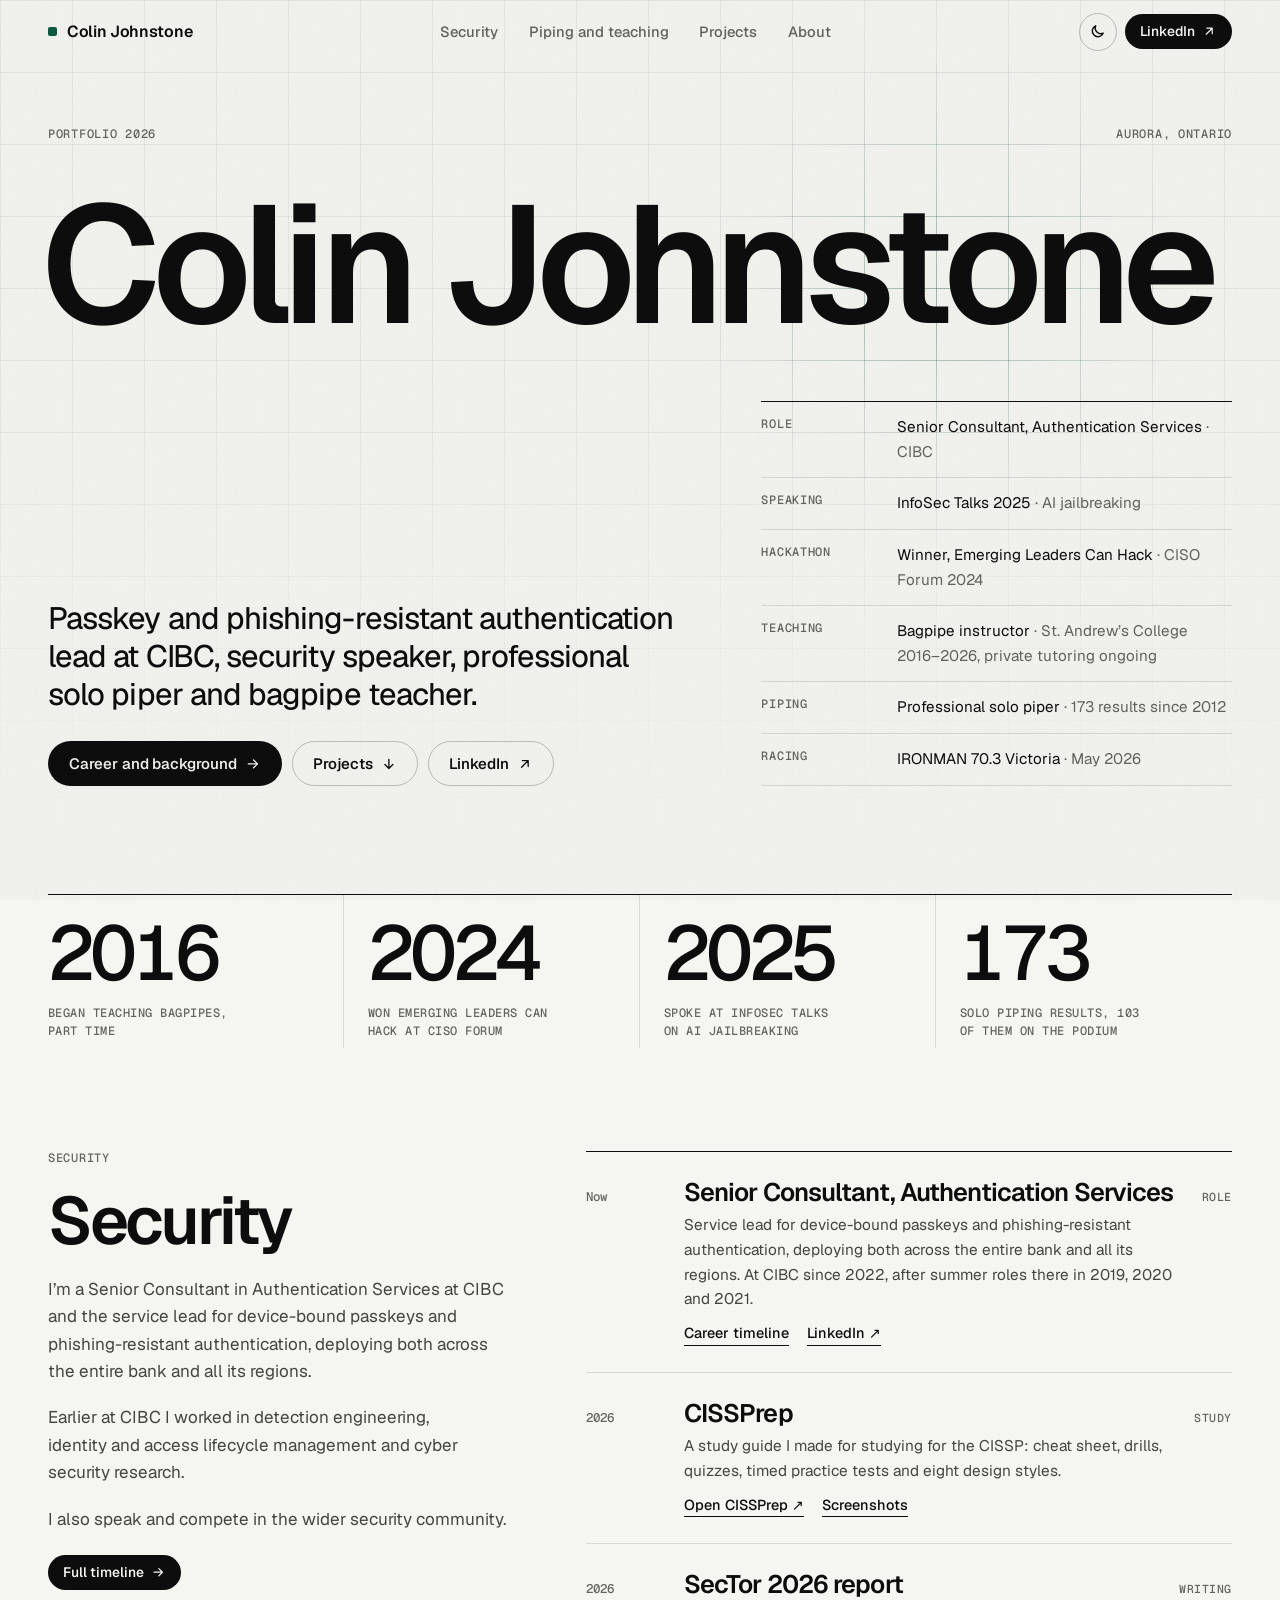
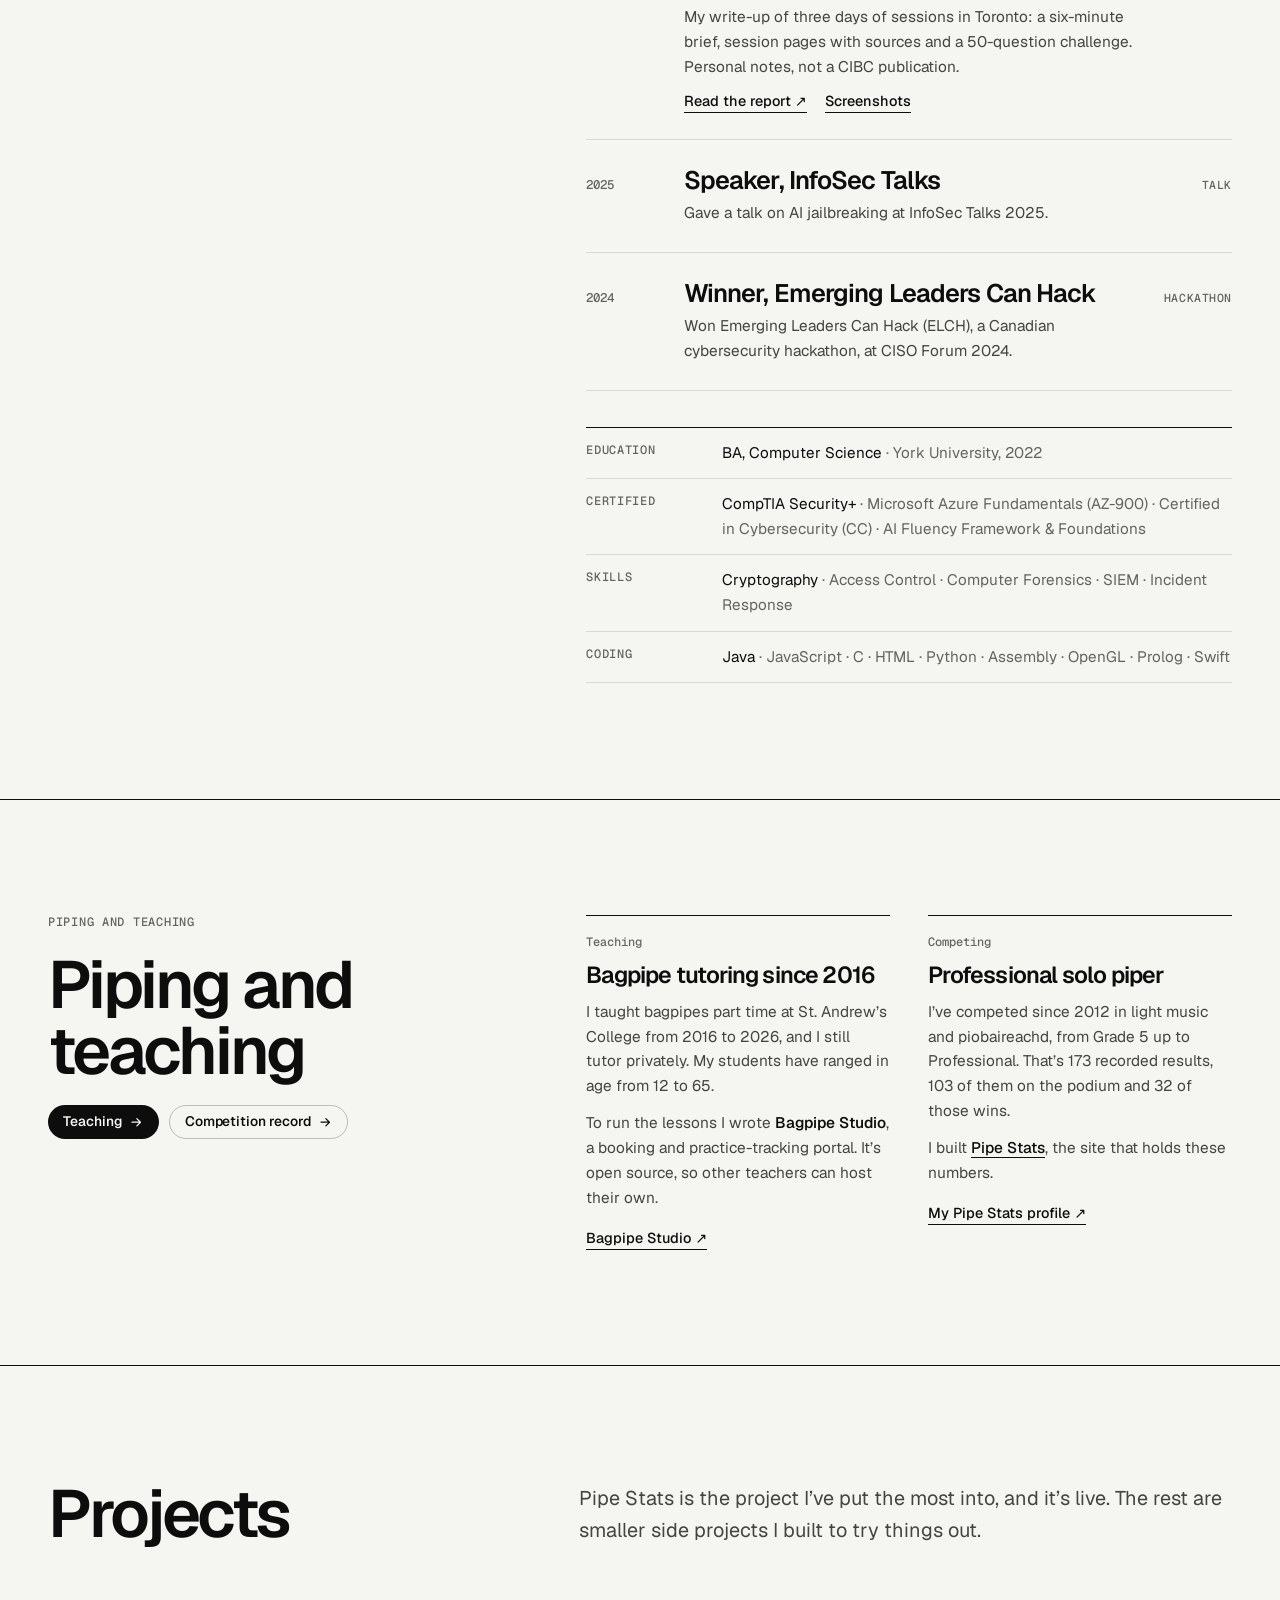
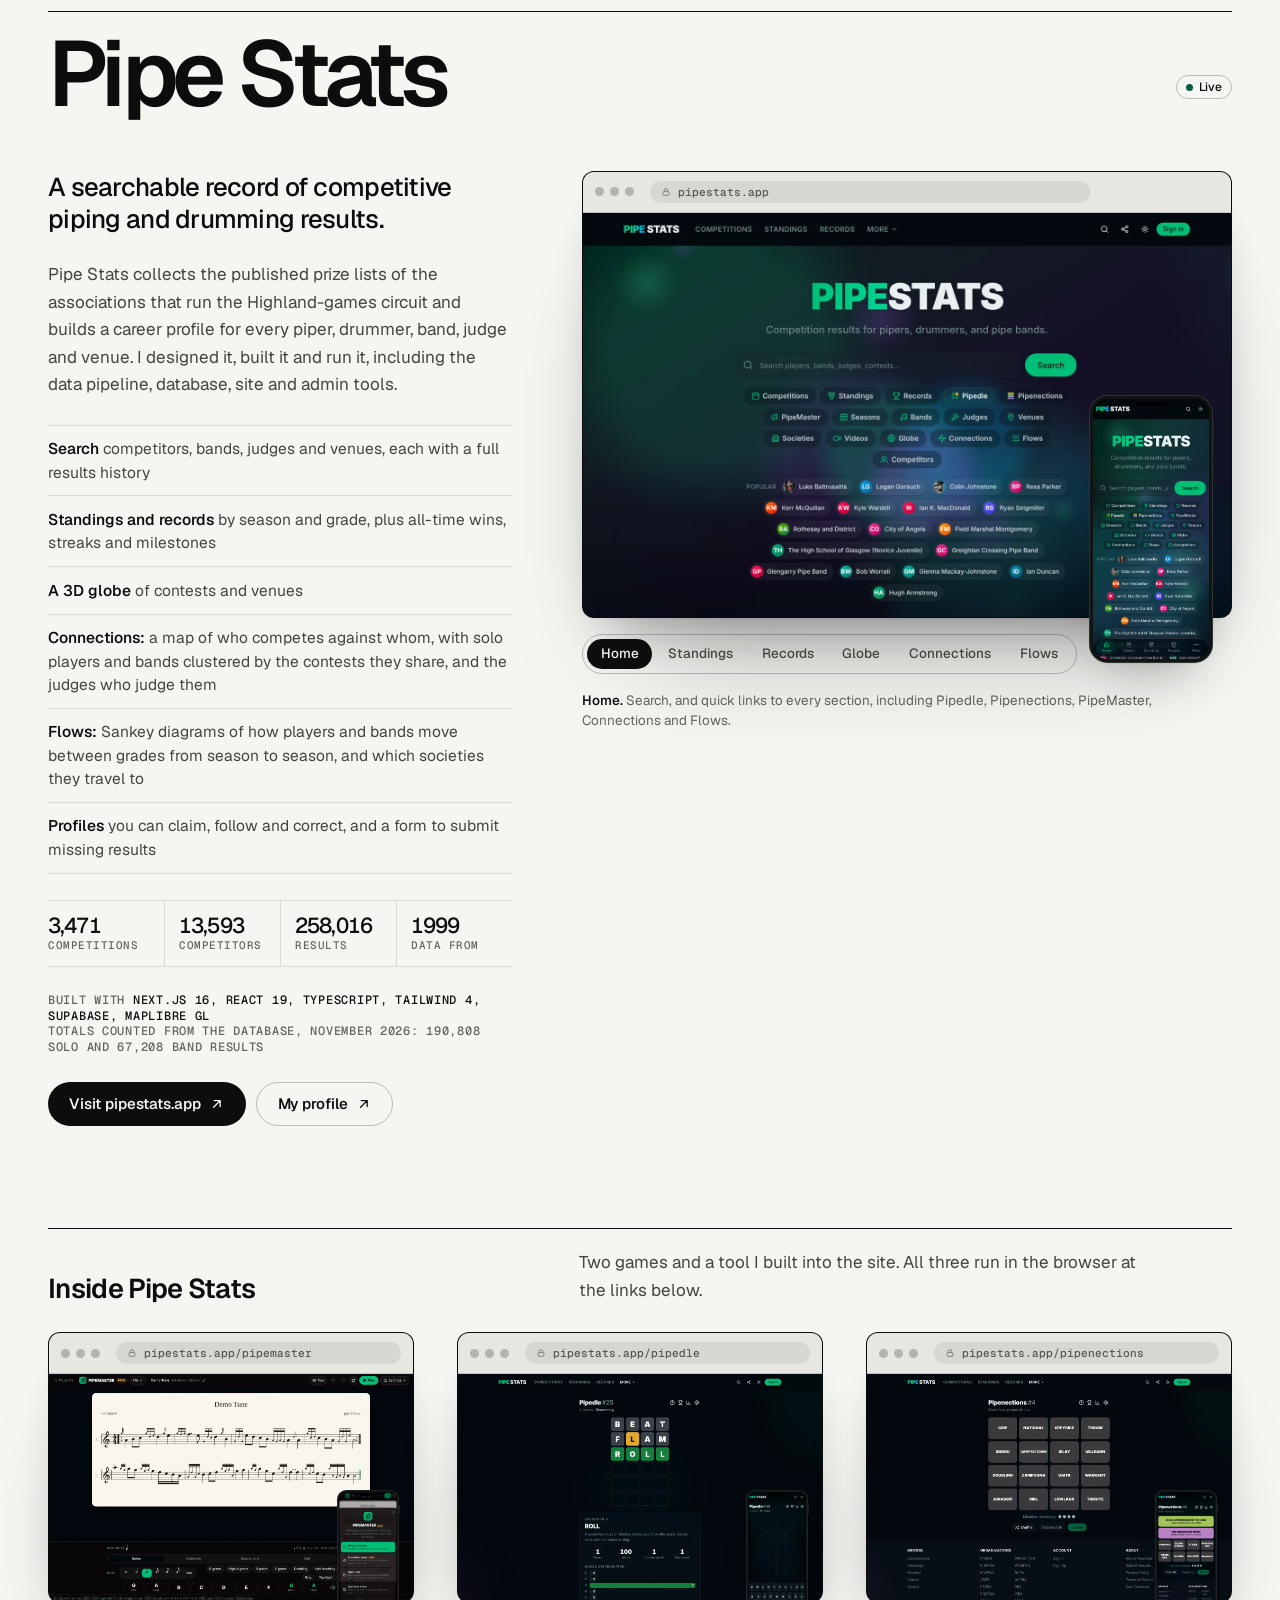
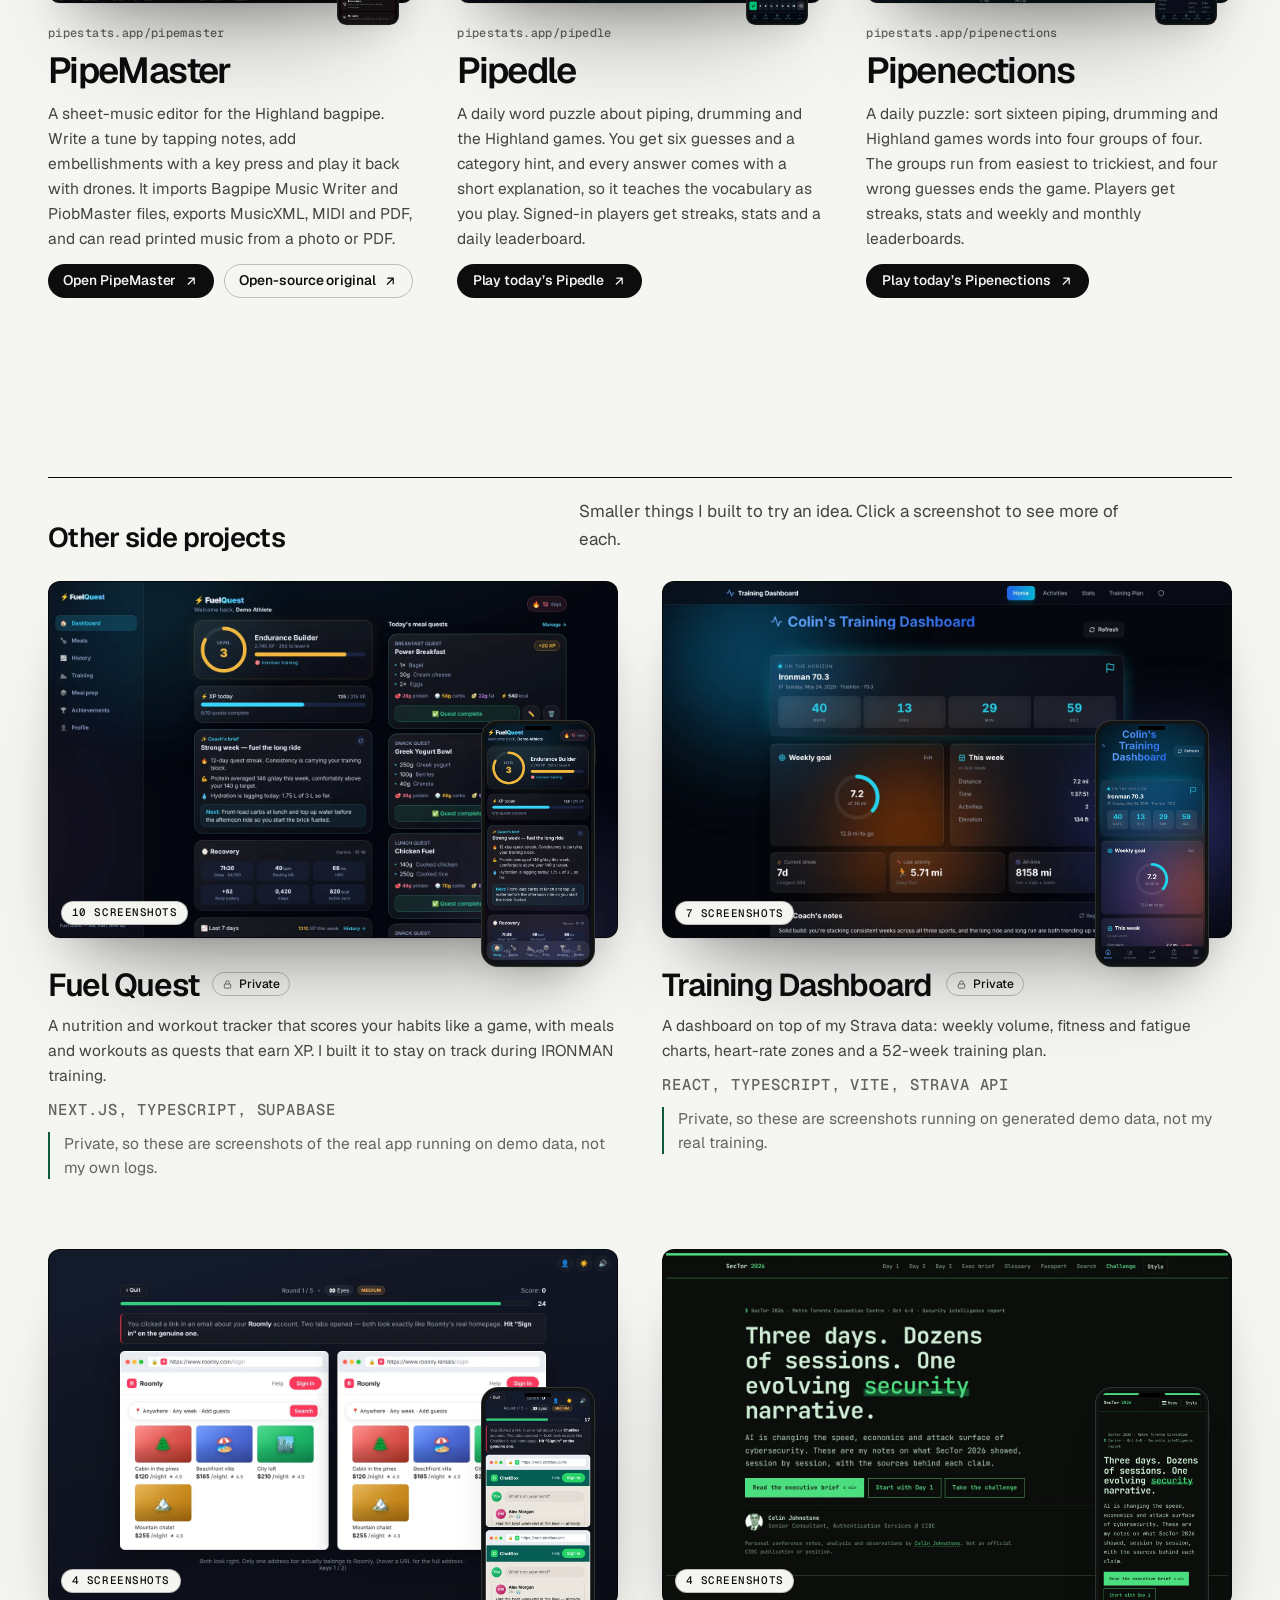
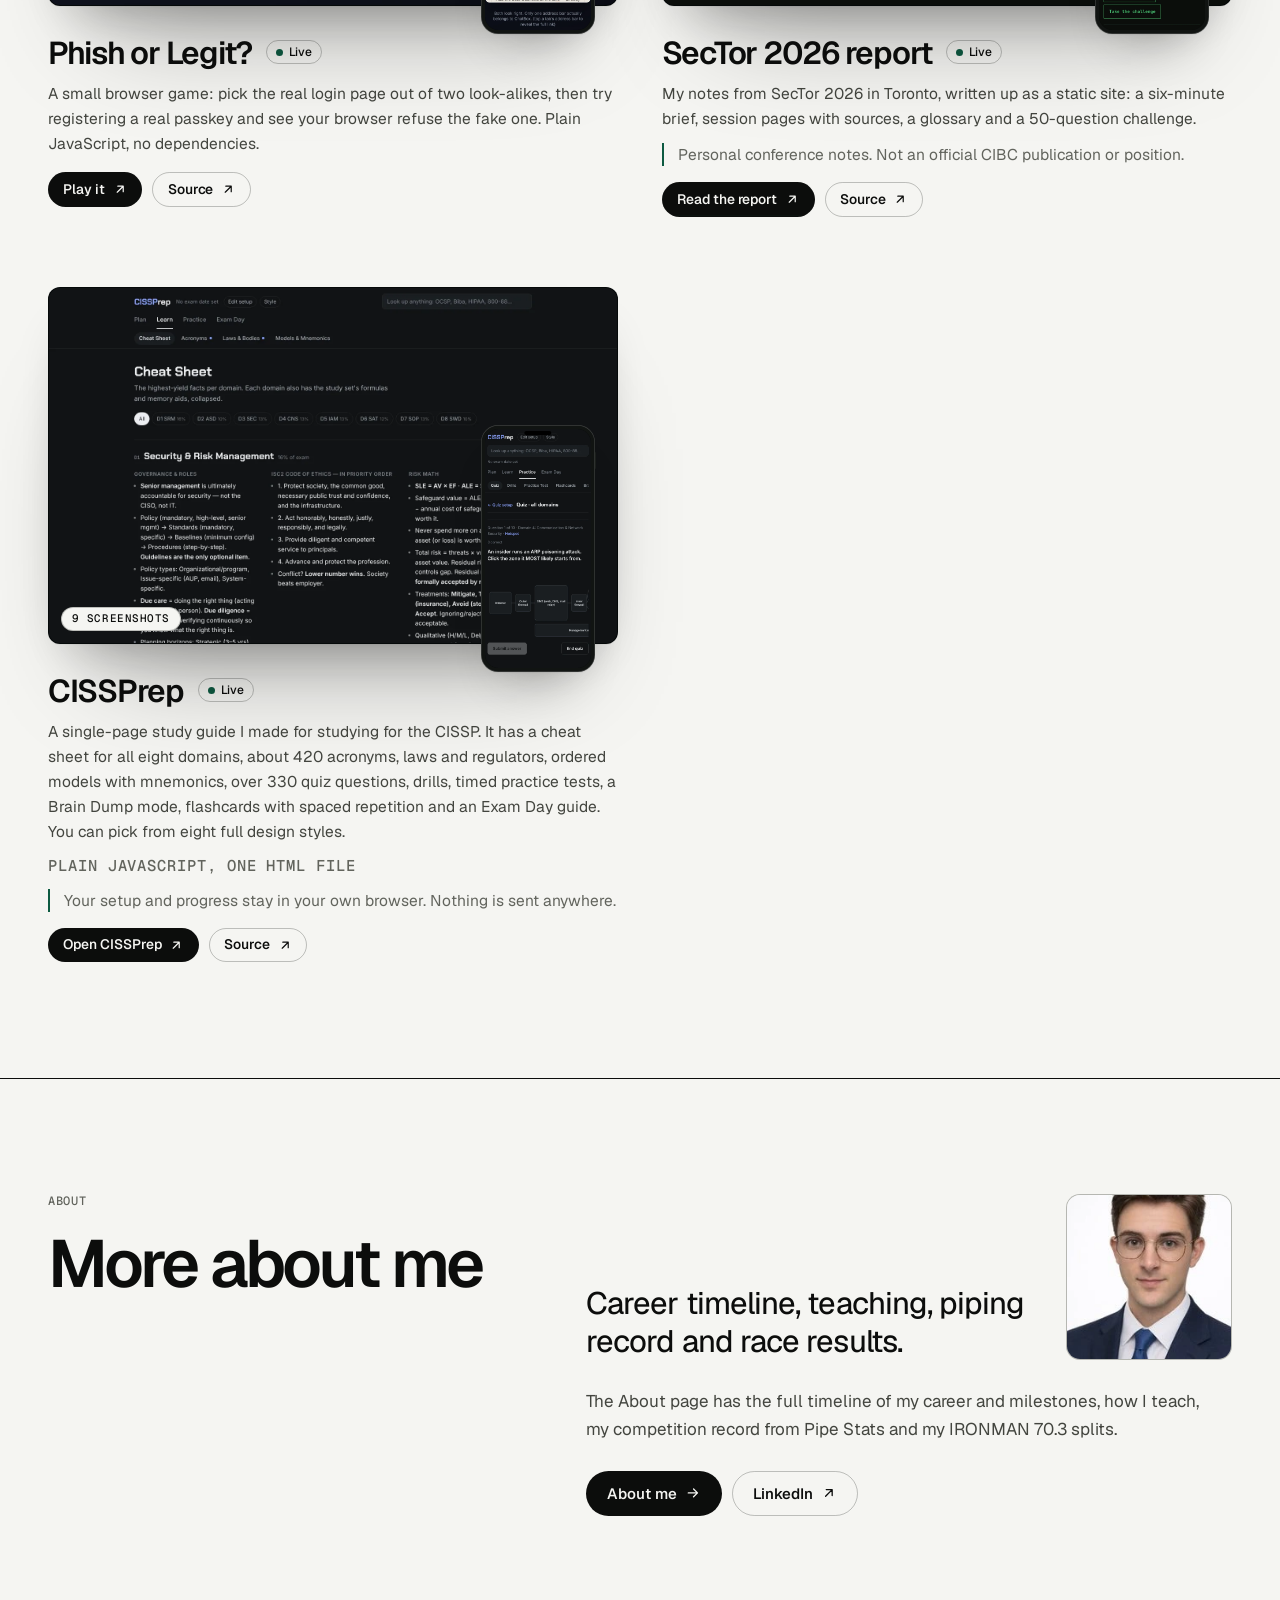
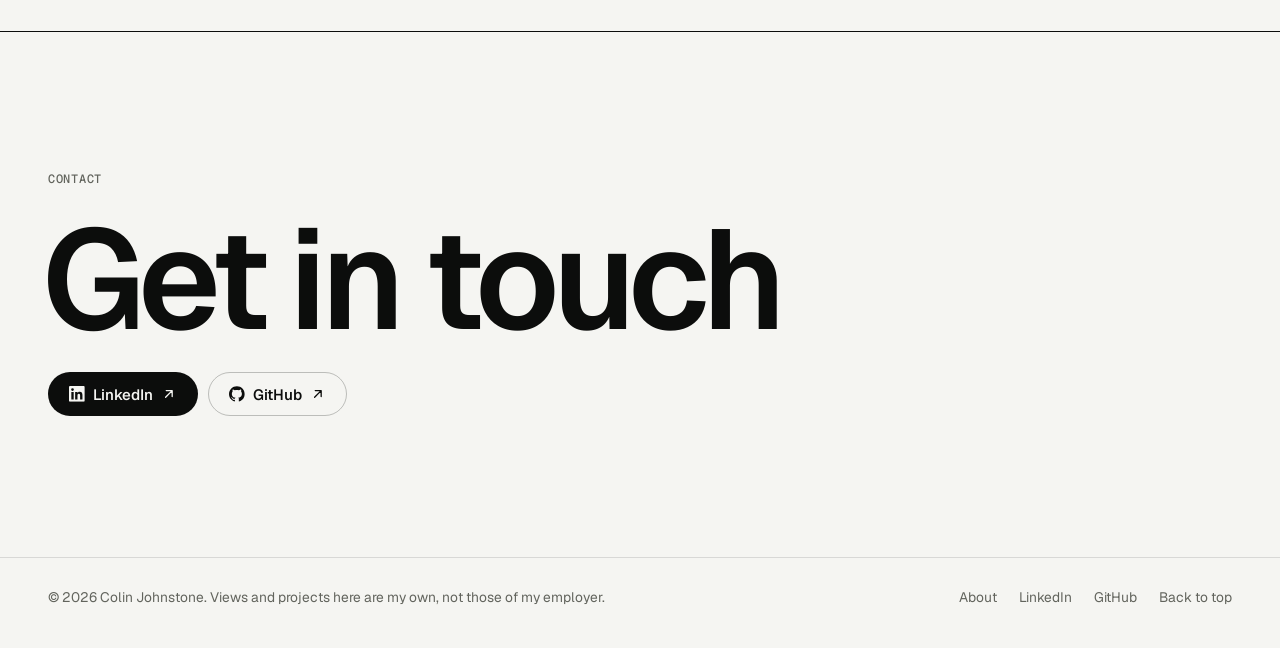
<file: index.html>
<!doctype html>
<html lang="en" data-theme="light">
<head>
<meta charset="utf-8">
<meta name="viewport" content="width=device-width,initial-scale=1,viewport-fit=cover">
<title>Colin Johnstone — Portfolio</title>
<meta name="description" content="Colin Johnstone is a Senior Consultant in Authentication Services at CIBC and service lead for device-bound passkeys and phishing-resistant authentication, a security speaker and hackathon winner, a professional solo piper and a bagpipe teacher. Also on this site: Pipe Stats and a few side projects.">
<meta name="author" content="Colin Johnstone">
<meta name="theme-color" content="#f5f5f2">
<meta property="og:type" content="website">
<meta property="og:title" content="Colin Johnstone — Portfolio">
<meta property="og:description" content="Passkey and phishing-resistant authentication lead at CIBC, security speaker, professional solo piper and bagpipe teacher.">
<meta property="og:image" content="https://colinjohnstone.github.io/portfolio/assets/og.png">
<meta name="twitter:card" content="summary_large_image">
<link rel="icon" href="assets/favicon.svg" type="image/svg+xml">
<link rel="preload" href="assets/fonts/geist-latin-wght-normal.woff2" as="font" type="font/woff2" crossorigin>
<script>
  /* set the theme before first paint; the js class gates reveal animations */
  (function(){var d=document.documentElement;d.classList.add('js');var t=null;try{t=localStorage.getItem('theme')}catch(e){}
  if(!t)t=matchMedia('(prefers-color-scheme: dark)').matches?'dark':'light';d.setAttribute('data-theme',t);
  var m=document.querySelector('meta[name=theme-color]');if(m)m.content=t==='dark'?'#0a0b0a':'#f5f5f2'})();
</script>
<link rel="stylesheet" href="assets/css/site.css">
<noscript><style>.reveal,.reveal-clip{opacity:1!important;transform:none!important;clip-path:none!important}.wi{transform:none!important}</style></noscript>
</head>
<body class="page-home">
<a class="skip" href="#main">Skip to content</a>

<svg width="0" height="0" style="position:absolute" aria-hidden="true" focusable="false">
  <symbol id="i-arrow" viewBox="0 0 24 24"><path d="M7 17 17 7M8 7h9v9" fill="none" stroke="currentColor" stroke-width="2" stroke-linecap="round" stroke-linejoin="round"/></symbol>
  <symbol id="i-down" viewBox="0 0 24 24"><path d="M12 5v14M6 13l6 6 6-6" fill="none" stroke="currentColor" stroke-width="2" stroke-linecap="round" stroke-linejoin="round"/></symbol>
  <symbol id="i-right" viewBox="0 0 24 24"><path d="M5 12h14M13 6l6 6-6 6" fill="none" stroke="currentColor" stroke-width="2" stroke-linecap="round" stroke-linejoin="round"/></symbol>
  <symbol id="i-left" viewBox="0 0 24 24"><path d="M19 12H5M11 6l-6 6 6 6" fill="none" stroke="currentColor" stroke-width="2" stroke-linecap="round" stroke-linejoin="round"/></symbol>
  <symbol id="i-x" viewBox="0 0 24 24"><path d="M6 6l12 12M18 6 6 18" fill="none" stroke="currentColor" stroke-width="2" stroke-linecap="round"/></symbol>
  <symbol id="i-lock" viewBox="0 0 24 24"><rect x="5" y="11" width="14" height="9" rx="2" fill="none" stroke="currentColor" stroke-width="2"/><path d="M8 11V8a4 4 0 0 1 8 0v3" fill="none" stroke="currentColor" stroke-width="2"/></symbol>
  <symbol id="i-sun" viewBox="0 0 24 24"><circle cx="12" cy="12" r="4" fill="none" stroke="currentColor" stroke-width="2"/><path d="M12 2v2M12 20v2M4.9 4.9l1.4 1.4M17.7 17.7l1.4 1.4M2 12h2M20 12h2M4.9 19.1l1.4-1.4M17.7 6.3l1.4-1.4" stroke="currentColor" stroke-width="2" stroke-linecap="round"/></symbol>
  <symbol id="i-moon" viewBox="0 0 24 24"><path d="M20 14.5A8 8 0 0 1 9.5 4 8 8 0 1 0 20 14.5z" fill="none" stroke="currentColor" stroke-width="2" stroke-linejoin="round"/></symbol>
  <symbol id="i-in" viewBox="0 0 24 24"><path fill="currentColor" d="M20.447 20.452h-3.554v-5.569c0-1.328-.027-3.037-1.852-3.037-1.853 0-2.136 1.445-2.136 2.939v5.667H9.351V9h3.414v1.561h.046c.477-.9 1.637-1.85 3.37-1.85 3.601 0 4.267 2.37 4.267 5.455v6.286zM5.337 7.433a2.062 2.062 0 1 1 0-4.125 2.062 2.062 0 0 1 0 4.125zm1.782 13.019H3.555V9h3.564v11.452zM22.225 0H1.771C.792 0 0 .774 0 1.729v20.542C0 23.227.792 24 1.771 24h20.451C23.2 24 24 23.227 24 22.271V1.729C24 .774 23.2 0 22.222 0z"/></symbol>
  <symbol id="i-gh" viewBox="0 0 24 24"><path fill="currentColor" d="M12 .297c-6.63 0-12 5.373-12 12 0 5.303 3.438 9.8 8.205 11.385.6.113.82-.258.82-.577 0-.285-.01-1.04-.015-2.04-3.338.724-4.042-1.61-4.042-1.61C4.422 18.07 3.633 17.7 3.633 17.7c-1.087-.744.084-.729.084-.729 1.205.084 1.838 1.236 1.838 1.236 1.07 1.835 2.809 1.305 3.495.998.108-.776.417-1.305.76-1.605-2.665-.3-5.466-1.332-5.466-5.93 0-1.31.465-2.38 1.235-3.22-.135-.303-.54-1.523.105-3.176 0 0 1.005-.322 3.3 1.23.96-.267 1.98-.399 3-.405 1.02.006 2.04.138 3 .405 2.28-1.552 3.285-1.23 3.285-1.23.645 1.653.24 2.873.12 3.176.765.84 1.23 1.91 1.23 3.22 0 4.61-2.805 5.625-5.475 5.92.42.36.81 1.096.81 2.22 0 1.606-.015 2.896-.015 3.286 0 .315.21.69.825.57C20.565 22.092 24 17.592 24 12.297c0-6.627-5.373-12-12-12"/></symbol>
</svg>

<div class="progress" aria-hidden="true"><i></i></div>
<div class="grain" aria-hidden="true"></div>

<header class="site-header" data-header>
  <a class="brand" href="./" aria-label="Colin Johnstone, home"><i aria-hidden="true"></i>Colin Johnstone</a>
  <nav class="nav" aria-label="Primary" data-nav>
    <a href="#security" data-spy="security">Security</a>
    <a href="#piping" data-spy="piping">Piping and teaching</a>
    <a href="#projects" data-spy="projects">Projects</a>
    <a href="about/">About</a>
  </nav>
  <div class="header-actions">
    <button class="icon-btn" type="button" data-theme-toggle aria-label="Switch to dark theme"><svg aria-hidden="true"><use href="#i-moon"/></svg></button>
    <a class="btn btn-primary btn-sm" href="https://www.linkedin.com/in/colin-johnstone-7a982a187/" target="_blank" rel="me noopener">LinkedIn <svg class="arr" aria-hidden="true"><use href="#i-arrow"/></svg></a>
    <button class="menu-btn" type="button" aria-expanded="false" aria-controls="mobile-menu" data-menu>Menu</button>
  </div>
</header>
<div class="mobile-menu" id="mobile-menu" data-mobile-menu aria-hidden="true">
  <a href="#security" style="--i:0">Security</a>
  <a href="#piping" style="--i:1">Piping and teaching</a>
  <a href="#projects" style="--i:2">Projects</a>
  <a href="about/" style="--i:3">About</a>
  <div class="mm-foot">
    <a class="btn btn-primary btn-sm" href="https://www.linkedin.com/in/colin-johnstone-7a982a187/" target="_blank" rel="me noopener">LinkedIn <svg class="arr" aria-hidden="true"><use href="#i-arrow"/></svg></a>
    <a class="btn btn-ghost btn-sm" href="https://github.com/ColinJohnstone" target="_blank" rel="noopener">GitHub <svg class="arr" aria-hidden="true"><use href="#i-arrow"/></svg></a>
  </div>
</div>

<main id="main">

<!-- ============================ HERO ============================ -->
<section class="hero" id="top" data-hero>
  <div class="hero-grid" aria-hidden="true"></div>
  <div class="container">
    <div class="hero-top label reveal"><span>Portfolio 2026</span><span>Aurora, Ontario</span></div>
    <h1 class="display" data-split>Colin Johnstone</h1>
    <div class="hero-lower">
      <div class="hero-copy">
        <p class="lead reveal" style="--d:500">Passkey and phishing-resistant authentication lead at CIBC, security speaker, professional solo piper and bagpipe teacher.</p>
        <div class="actions reveal" style="--d:620">
          <a class="btn btn-primary" href="about/">Career and background <svg class="fwd" aria-hidden="true"><use href="#i-right"/></svg></a>
          <a class="btn btn-ghost" href="#projects">Projects <svg class="dwn" aria-hidden="true"><use href="#i-down"/></svg></a>
          <a class="btn btn-ghost" href="https://www.linkedin.com/in/colin-johnstone-7a982a187/" target="_blank" rel="me noopener">LinkedIn <svg class="arr" aria-hidden="true"><use href="#i-arrow"/></svg></a>
        </div>
      </div>
      <dl class="glance reveal" style="--d:600">
        <div><dt>Role</dt><dd>Senior Consultant, Authentication Services <span>· CIBC</span></dd></div>
        <div><dt>Speaking</dt><dd>InfoSec Talks 2025 <span>· AI jailbreaking</span></dd></div>
        <div><dt>Hackathon</dt><dd>Winner, Emerging Leaders Can Hack <span>· CISO Forum 2024</span></dd></div>
        <div><dt>Teaching</dt><dd>Bagpipe instructor <span>· St. Andrew’s College 2016–2026, private tutoring ongoing</span></dd></div>
        <div><dt>Piping</dt><dd>Professional solo piper <span>· 173 results since 2012</span></dd></div>
        <div><dt>Racing</dt><dd>IRONMAN 70.3 Victoria <span>· May 2026</span></dd></div>
      </dl>
    </div>
  </div>
</section>

<!-- ============================ HIGHLIGHTS ============================ -->
<section class="stats container" aria-label="Highlights">
  <dl class="stat-grid">
    <div class="stat reveal"><dt>Began teaching bagpipes, part time</dt><dd>2016</dd></div>
    <div class="stat reveal" style="--d:100"><dt>Won Emerging Leaders Can Hack at CISO Forum</dt><dd>2024</dd></div>
    <div class="stat reveal" style="--d:200"><dt>Spoke at InfoSec Talks on AI jailbreaking</dt><dd>2025</dd></div>
    <div class="stat reveal" style="--d:300"><dt>Solo piping results, 103 of them on the podium</dt><dd><span data-count="173">173</span></dd></div>
  </dl>
</section>

<!-- ============================ SECURITY ============================ -->
<section class="section" id="security" style="padding-top:0">
  <div class="container">
    <div class="split">
      <div class="sticky">
        <span class="label reveal">Security</span>
        <h2 class="h2" data-split>Security</h2>
        <div class="prose reveal" style="--d:150">
          <p>I’m a Senior Consultant in Authentication Services at CIBC and the service lead for device-bound passkeys and phishing-resistant authentication, deploying both across the entire bank and all its regions.</p>
          <p>Earlier at CIBC I worked in detection engineering, identity and access lifecycle management and cyber security research.</p>
          <p>I also speak and compete in the wider security community.</p>
        </div>
        <div class="actions reveal" style="--d:250">
          <a class="btn btn-primary btn-sm" href="about/#career">Full timeline <svg class="fwd" aria-hidden="true"><use href="#i-right"/></svg></a>
        </div>
      </div>
      <div style="display:grid;gap:36px">
      <ul class="record">
        <li class="reveal">
          <time>Now</time>
          <div><h3>Senior Consultant, Authentication Services</h3><p>Service lead for device-bound passkeys and phishing-resistant authentication, deploying both across the entire bank and all its regions. At CIBC since 2022, after summer roles there in 2019, 2020 and 2021.</p>
            <div class="links"><a class="link" href="about/#career">Career timeline</a><a class="link" href="https://www.linkedin.com/in/colin-johnstone-7a982a187/" target="_blank" rel="me noopener">LinkedIn ↗</a></div></div>
          <span class="kind">Role</span>
        </li>
        <li class="reveal">
          <time>2026</time>
          <div><h3>CISSPrep</h3><p>A study guide I made for studying for the CISSP: cheat sheet, drills, quizzes, timed practice tests and eight design styles.</p>
            <div class="links"><a class="link" href="https://colinjohnstone.github.io/CISSPrep/" target="_blank" rel="noopener">Open CISSPrep ↗</a><a class="link" href="#cissprep">Screenshots</a></div></div>
          <span class="kind">Study</span>
        </li>
        <li class="reveal">
          <time>2026</time>
          <div><h3>SecTor 2026 report</h3><p>My write-up of three days of sessions in Toronto: a six-minute brief, session pages with sources and a 50-question challenge. Personal notes, not a CIBC publication.</p>
            <div class="links"><a class="link" href="https://colinjohnstone.github.io/sector-2026/" target="_blank" rel="noopener">Read the report ↗</a><a class="link" href="#sector-2026">Screenshots</a></div></div>
          <span class="kind">Writing</span>
        </li>
        <li class="reveal">
          <time>2025</time>
          <div><h3>Speaker, InfoSec Talks</h3><p>Gave a talk on AI jailbreaking at InfoSec Talks 2025.</p></div>
          <span class="kind">Talk</span>
        </li>
        <li class="reveal">
          <time>2024</time>
          <div><h3>Winner, Emerging Leaders Can Hack</h3><p>Won Emerging Leaders Can Hack (ELCH), a Canadian cybersecurity hackathon, at CISO Forum 2024.</p></div>
          <span class="kind">Hackathon</span>
        </li>
      </ul>
      <dl class="glance reveal">
        <div><dt>Education</dt><dd>BA, Computer Science <span>· York University, 2022</span></dd></div>
        <div><dt>Certified</dt><dd>CompTIA Security+ <span>· Microsoft Azure Fundamentals (AZ-900) · Certified in Cybersecurity (CC) · AI Fluency Framework &amp; Foundations</span></dd></div>
        <div><dt>Skills</dt><dd>Cryptography <span>· Access Control · Computer Forensics · SIEM · Incident Response</span></dd></div>
        <div><dt>Coding</dt><dd>Java <span>· JavaScript · C · HTML · Python · Assembly · OpenGL · Prolog · Swift</span></dd></div>
      </dl>
      </div>
    </div>
  </div>
</section>

<!-- ============================ PIPING AND TEACHING ============================ -->
<section class="section" id="piping" style="border-top:1px solid var(--ink)">
  <div class="container">
    <div class="split">
      <div class="sticky">
        <span class="label reveal">Piping and teaching</span>
        <h2 class="h2" data-split>Piping and teaching</h2>
        <div class="actions reveal" style="--d:200">
          <a class="btn btn-primary btn-sm" href="about/#teaching">Teaching <svg class="fwd" aria-hidden="true"><use href="#i-right"/></svg></a>
          <a class="btn btn-ghost btn-sm" href="about/#piping">Competition record <svg class="fwd" aria-hidden="true"><use href="#i-right"/></svg></a>
        </div>
      </div>
      <div class="cards-2">
        <article class="card reveal">
          <span class="no">Teaching</span>
          <h3>Bagpipe tutoring since 2016</h3>
          <p>I taught bagpipes part time at St. Andrew’s College from 2016 to 2026, and I still tutor privately. My students have ranged in age from 12 to 65.</p>
          <p>To run the lessons I wrote <b>Bagpipe Studio</b>, a booking and practice-tracking portal. It’s open source, so other teachers can host their own.</p>
          <div class="links"><a class="link" href="https://github.com/ColinJohnstone/bagpipe-studio-template" target="_blank" rel="noopener">Bagpipe Studio ↗</a></div>
        </article>
        <article class="card reveal" style="--d:100">
          <span class="no">Competing</span>
          <h3>Professional solo piper</h3>
          <p>I’ve competed since 2012 in light music and piobaireachd, from Grade 5 up to Professional. That’s 173 recorded results, 103 of them on the podium and 32 of those wins.</p>
          <p>I built <a class="link" href="#pipe-stats">Pipe Stats</a>, the site that holds these numbers.</p>
          <div class="links"><a class="link" href="https://pipestats.app/competitors/johnstone-colin" target="_blank" rel="noopener">My Pipe Stats profile ↗</a></div>
        </article>
      </div>
    </div>
  </div>
</section>

<!-- ============================ PROJECTS ============================ -->
<section class="section" id="projects" style="border-top:1px solid var(--ink);padding-bottom:0">
  <div class="container">
    <header class="section-head">
      <h2 class="h2" data-split>Projects</h2>
      <p class="copy reveal" style="--d:150">Pipe Stats is the project I’ve put the most into, and it’s live. The rest are smaller side projects I built to try things out.</p>
    </header>
  </div>

<!-- ======================== PIPE STATS ======================== -->
<article class="project" id="pipe-stats" style="padding-top:0">
  <div class="container">
    <header class="project-head solo">
      <h3 class="h2 project-title" data-split>Pipe Stats</h3>
      <div class="chips"><span class="chip chip-live"><i class="dot"></i>Live</span></div>
    </header>
    <div class="project-grid">
      <div class="project-text">
        <p class="project-pitch reveal">A searchable record of competitive piping and drumming results.</p>
        <p class="copy reveal">Pipe Stats collects the published prize lists of the associations that run the Highland-games circuit and builds a career profile for every piper, drummer, band, judge and venue. I designed it, built it and run it, including the data pipeline, database, site and admin tools.</p>
        <ul class="feature-list reveal">
          <li><b>Search</b> competitors, bands, judges and venues, each with a full results history</li>
          <li><b>Standings and records</b> by season and grade, plus all-time wins, streaks and milestones</li>
          <li><b>A 3D globe</b> of contests and venues</li>
          <li><b>Connections:</b> a map of who competes against whom, with solo players and bands clustered by the contests they share, and the judges who judge them</li>
          <li><b>Flows:</b> Sankey diagrams of how players and bands move between grades from season to season, and which societies they travel to</li>
          <li><b>Profiles</b> you can claim, follow and correct, and a form to submit missing results</li>
        </ul>
        <dl class="facts reveal"><div><dd>3,471</dd><dt>competitions</dt></div><div><dd>13,593</dd><dt>competitors</dt></div><div><dd>258,016</dd><dt>results</dt></div><div><dd>1999</dd><dt>data from</dt></div></dl>
        <p class="label reveal">Built with <b>Next.js 16, React 19, TypeScript, Tailwind 4, Supabase, MapLibre GL</b><br>Totals counted from the database, November 2026: 190,808 solo and 67,208 band results</p>
        <div class="actions reveal">
          <a class="btn btn-primary" href="https://pipestats.app" target="_blank" rel="noopener">Visit pipestats.app <svg class="arr" aria-hidden="true"><use href="#i-arrow"/></svg></a>
          <a class="btn btn-ghost" href="https://pipestats.app/competitors/johnstone-colin" target="_blank" rel="noopener">My profile <svg class="arr" aria-hidden="true"><use href="#i-arrow"/></svg></a>
        </div>
      </div>
      <div class="project-media pin">
        <div class="showcase reveal" data-showcase data-gallery="Pipe Stats">
          <div class="stage">
          <div class="device">
            <div class="device-bar"><i></i><i></i><i></i><span class="url"><svg aria-hidden="true"><use href="#i-lock"/></svg>pipestats.app</span></div>
            <div class="device-screen">
              <figure class="shot is-active" data-lb data-title="Home" data-caption="<b>Home.</b> Search, and quick links to every section, including Pipedle, Pipenections, PipeMaster, Connections and Flows."><img src="assets/img/ps-home.webp" width="1440" height="900" alt="Pipe Stats home page with a search bar and quick links to Competitions, Standings, Records, Pipedle, Pipenections, PipeMaster, Connections, Flows and more." loading="lazy"></figure>
              <figure class="shot" data-lb data-title="Standings" data-caption="<b>Standings.</b> The 2026 season by grade, across every society."><img src="assets/img/ps-standings.webp" width="1440" height="900" alt="Pipe Stats 2026 standings page showing season leaders for light music, piobaireachd, drumming and pipe bands." loading="lazy"></figure>
              <figure class="shot" data-lb data-title="Records" data-caption="<b>Records and milestones.</b> Most wins, longest streaks, longest careers."><img src="assets/img/ps-records.webp" width="1440" height="900" alt="Pipe Stats records page with cards for most wins and longest winning streak." loading="lazy"></figure>
              <figure class="shot" data-lb data-title="Globe" data-caption="<b>Globe.</b> Every contest and venue, clustered by society."><img src="assets/img/ps-globe.webp" width="1440" height="900" alt="Pipe Stats 3D globe with clusters of contests across North America and the UK." loading="lazy"></figure>
              <figure class="shot" data-lb data-title="Connections" data-caption="<b>Connections.</b> Solo players as circles, clustered by the contests they share. Switch to bands, add the judges or group by society."><img src="assets/img/ps-connections.webp" width="1440" height="900" alt="Pipe Stats Connections map: thousands of coloured circles in clusters labelled by society and grade, such as EUSPBA Grade 1 and PPBSO Grade 2." loading="lazy"></figure>
              <figure class="shot" data-lb data-title="Flows" data-caption="<b>Flows.</b> Each column is a season. The bands show where players went next, from grade to grade, with those who joined or stopped."><img src="assets/img/ps-flows.webp" width="1440" height="900" alt="Pipe Stats Flows page: a Sankey diagram of solo players moving between grades from 2021 to 2026, with New and Stopped blocks." loading="lazy"></figure>
            </div>
          </div>
            <div class="side-phone" aria-hidden="true"><div class="phone"><div class="screen"><img src="assets/img/m-pipestats.webp" width="780" height="1688" alt="" loading="lazy"></div></div></div>
          </div>
          <div class="tabs" role="tablist" aria-label="Pipe Stats screens"></div>
          <p class="caption" aria-live="polite"></p>
        </div>
      </div>
    </div>

    <div style="margin-top:clamp(56px,8vw,104px)">
      <div class="subhead">
        <h3 class="h3 reveal">Inside Pipe Stats</h3>
        <p class="reveal">Two games and a tool I built into the site. All three run in the browser at the links below.</p>
      </div>
      <div class="sub-grid">
        <article class="sub-card reveal" data-gallery="PipeMaster" id="pipemaster">
          <div class="stage">
          <div class="device">
            <div class="device-bar"><i></i><i></i><i></i><span class="url"><svg aria-hidden="true"><use href="#i-lock"/></svg>pipestats.app/pipemaster</span></div>
            <div class="device-screen" data-showcase-mini>
              <figure class="shot is-active" data-lb data-title="Editor" data-caption="<b>PipeMaster.</b> A demo tune engraved in pipe-music style."><img src="assets/img/pm-editor.webp" width="1440" height="900" alt="PipeMaster editor showing an engraved bagpipe tune with a note palette underneath." loading="lazy"></figure>
              <figure class="shot" data-lb data-title="Embellishments" data-caption="<b>Embellishments.</b> Doublings, grips, taorluaths and birls from the palette."><img src="assets/img/pm-embellish.webp" width="1440" height="900" alt="PipeMaster embellishment palette with grace notes, doublings, strikes and grips." loading="lazy"></figure>
            </div>
          </div>
          <div class="side-phone" aria-hidden="true"><div class="phone"><div class="screen"><img src="assets/img/m-pipemaster.webp" width="780" height="1688" alt="" loading="lazy"></div></div></div>
          </div>
          <div class="sub-body">
            <span class="path">pipestats.app/pipemaster</span>
            <h4>PipeMaster</h4>
            <p>A sheet-music editor for the Highland bagpipe. Write a tune by tapping notes, add embellishments with a key press and play it back with drones. It imports Bagpipe Music Writer and PiobMaster files, exports MusicXML, MIDI and PDF, and can read printed music from a photo or PDF.</p>
            <div class="actions">
              <a class="btn btn-primary btn-sm" href="https://pipestats.app/pipemaster" target="_blank" rel="noopener">Open PipeMaster <svg class="arr" aria-hidden="true"><use href="#i-arrow"/></svg></a>
              <a class="btn btn-ghost btn-sm" href="https://github.com/ColinJohnstone/pipeMaster" target="_blank" rel="noopener">Open-source original <svg class="arr" aria-hidden="true"><use href="#i-arrow"/></svg></a>
            </div>
          </div>
        </article>
        <article class="sub-card reveal" style="--d:120" data-gallery="Pipedle" id="pipedle">
          <div class="stage">
          <div class="device">
            <div class="device-bar"><i></i><i></i><i></i><span class="url"><svg aria-hidden="true"><use href="#i-lock"/></svg>pipestats.app/pipedle</span></div>
            <div class="device-screen single" style="cursor:zoom-in">
              <figure class="shot" data-lb data-title="Pipedle" data-caption="<b>Pipedle #25.</b> Solved in three guesses: ROLL, a drumming term."><img src="assets/img/pd-board.webp" width="1440" height="900" alt="Pipedle word puzzle board with a solved four-letter word and a definition." loading="lazy"></figure>
            </div>
          </div>
          <div class="side-phone" aria-hidden="true"><div class="phone"><div class="screen"><img src="assets/img/m-pipedle.webp" width="780" height="1688" alt="" loading="lazy"></div></div></div>
          </div>
          <div class="sub-body">
            <span class="path">pipestats.app/pipedle</span>
            <h4>Pipedle</h4>
            <p>A daily word puzzle about piping, drumming and the Highland games. You get six guesses and a category hint, and every answer comes with a short explanation, so it teaches the vocabulary as you play. Signed-in players get streaks, stats and a daily leaderboard.</p>
            <div class="actions">
              <a class="btn btn-primary btn-sm" href="https://pipestats.app/pipedle" target="_blank" rel="noopener">Play today’s Pipedle <svg class="arr" aria-hidden="true"><use href="#i-arrow"/></svg></a>
            </div>
          </div>
        </article>
        <article class="sub-card reveal" style="--d:240" data-gallery="Pipenections" id="pipenections">
          <div class="stage">
          <div class="device">
            <div class="device-bar"><i></i><i></i><i></i><span class="url"><svg aria-hidden="true"><use href="#i-lock"/></svg>pipestats.app/pipenections</span></div>
            <div class="device-screen" data-showcase-mini>
              <figure class="shot is-active" data-lb data-title="Board" data-caption="<b>Pipenections #4.</b> Sixteen tiles to sort into four groups of four."><img src="assets/img/pn-board.webp" width="1440" height="900" alt="Pipenections board with sixteen word tiles, including SPEYSIDE, UILLEANN, GRIP and WARRANT, and four mistakes remaining." loading="lazy"></figure>
              <figure class="shot" data-lb data-title="Solved" data-caption="<b>Solved.</b> The four groups run from easiest (yellow) to trickiest (purple), with a streak and stats."><img src="assets/img/pn-solved.webp" width="1440" height="900" alt="A solved Pipenections puzzle: whisky regions, bagpipes of other lands, light music embellishments and hidden Scottish islands, with play statistics underneath." loading="lazy"></figure>
            </div>
          </div>
          <div class="side-phone" aria-hidden="true"><div class="phone"><div class="screen"><img src="assets/img/m-pipenections.webp" width="780" height="1688" alt="" loading="lazy"></div></div></div>
          </div>
          <div class="sub-body">
            <span class="path">pipestats.app/pipenections</span>
            <h4>Pipenections</h4>
            <p>A daily puzzle: sort sixteen piping, drumming and Highland games words into four groups of four. The groups run from easiest to trickiest, and four wrong guesses ends the game. Players get streaks, stats and weekly and monthly leaderboards.</p>
            <div class="actions">
              <a class="btn btn-primary btn-sm" href="https://pipestats.app/pipenections" target="_blank" rel="noopener">Play today’s Pipenections <svg class="arr" aria-hidden="true"><use href="#i-arrow"/></svg></a>
            </div>
          </div>
        </article>
      </div>
    </div>
  </div>
</article>

<!-- ======================== SIDE PROJECTS ======================== -->
<div class="side" id="side-projects">
  <div class="container">
    <div class="subhead">
      <h3 class="h3 reveal">Other side projects</h3>
      <p class="reveal">Smaller things I built to try an idea. Click a screenshot to see more of each.</p>
    </div>
    <div class="side-grid">

      <article class="side-card reveal" id="fuel-quest" data-gallery="Fuel Quest">
        <figure class="side-main" data-lb data-caption="<b>Dashboard.</b> Level, quests, the daily brief and recovery metrics, on desktop.">
          <div class="side-shot"><img src="assets/img/fq-desk-dashboard.webp" width="1440" height="900" alt="Fuel Quest desktop dashboard with sidebar navigation, level card, daily brief, recovery metrics and meal quests." loading="lazy"><span class="side-count">10 screenshots</span></div>
          <div class="side-phone" aria-hidden="true"><div class="phone"><div class="screen"><img src="assets/img/fq-dashboard.webp" width="780" height="1688" alt="" loading="lazy"></div></div></div>
        </figure>
        <figure data-lb hidden data-caption="<b>On a phone.</b> Level, XP today and the daily brief."><img src="assets/img/fq-dashboard.webp" width="780" height="1688" alt="Fuel Quest dashboard on a phone with a level progress ring, XP today and a daily brief." loading="lazy"></figure>
        <figure data-lb hidden data-caption="<b>Meal quests.</b> Each meal is a quest with a macro breakdown and an XP reward."><img src="assets/img/fq-quests.webp" width="780" height="1688" alt="Today's meal quests with ingredients, macros and completed states." loading="lazy"></figure>
        <figure data-lb hidden data-caption="<b>Meals.</b> Calorie and macro ring, quick-log presets and the day’s log."><img src="assets/img/fq-meals.webp" width="780" height="1688" alt="Meals page with a calorie ring, protein, carbs and fat bars and a log button." loading="lazy"></figure>
        <figure data-lb hidden data-caption="<b>Training.</b> Swim, bike, run, strength and brick sessions with weekly totals."><img src="assets/img/fq-workouts.webp" width="780" height="1688" alt="Training page showing this week's sessions, time, XP and recent workouts." loading="lazy"></figure>
        <figure data-lb hidden data-caption="<b>Achievements.</b> Ten badges, from First Quest to Ironman."><img src="assets/img/fq-achievements.webp" width="780" height="1688" alt="Achievements grid with unlocked and locked badges." loading="lazy"></figure>
        <figure data-lb hidden data-caption="<b>History.</b> Weight trend and an adaptive calorie target."><img src="assets/img/fq-history.webp" width="780" height="1688" alt="History page with a smoothed weight trend chart and an adaptive maintenance-calorie estimate." loading="lazy"></figure>
        <figure data-lb hidden data-caption="<b>Meal prep.</b> A grocery list and a Sunday prep checklist."><img src="assets/img/fq-prep.webp" width="780" height="1688" alt="Meal prep mode with a grocery list and prep session." loading="lazy"></figure>
        <figure data-lb hidden data-caption="<b>Desktop history.</b> Weight trend, adaptive target and the food diary."><img src="assets/img/fq-desk-history.webp" width="1440" height="900" alt="Fuel Quest desktop history page." loading="lazy"></figure>
        <figure data-lb hidden data-caption="<b>Welcome.</b> The pitch: turn fuelling into a quest."><img src="assets/img/fq-landing.webp" width="780" height="1688" alt="Fuel Quest landing page: Turn your fueling into a quest." loading="lazy"></figure>
        <div class="side-body">
          <div class="side-title"><h4>Fuel Quest</h4><span class="chip chip-private"><svg aria-hidden="true"><use href="#i-lock"/></svg>Private</span></div>
          <p>A nutrition and workout tracker that scores your habits like a game, with meals and workouts as quests that earn XP. I built it to stay on track during IRONMAN training.</p>
          <p class="label">Next.js, TypeScript, Supabase</p>
          <p class="note">Private, so these are screenshots of the real app running on demo data, not my own logs.</p>
        </div>
      </article>

      <article class="side-card reveal" style="--d:100" id="training-dashboard" data-gallery="Training Dashboard">
        <figure class="side-main" data-lb data-caption="<b>Home.</b> Race countdown, weekly goal and this-week comparison.">
          <div class="side-shot"><img src="assets/img/td-home.webp" width="1440" height="900" alt="Training Dashboard home with an IRONMAN 70.3 countdown, weekly goal ring and this-week stats." loading="lazy"><span class="side-count">7 screenshots</span></div>
          <div class="side-phone" aria-hidden="true"><div class="phone"><div class="screen"><img src="assets/img/td-mobile.webp" width="780" height="1688" alt="" loading="lazy"></div></div></div>
        </figure>
        <figure data-lb hidden data-caption="<b>Activities.</b> Weekly volume by sport and the full activity list."><img src="assets/img/td-activities.webp" width="1440" height="900" alt="Activities page with weekly volume chart and by-sport totals." loading="lazy"></figure>
        <figure data-lb hidden data-caption="<b>Stats.</b> Training calendar heatmap and fitness and fatigue."><img src="assets/img/td-stats.webp" width="1440" height="900" alt="Stats page with a training calendar heatmap and fitness and fatigue chart." loading="lazy"></figure>
        <figure data-lb hidden data-caption="<b>Zones and records.</b> Heart-rate zones, pace distribution and longest efforts."><img src="assets/img/td-stats-zones.webp" width="1440" height="900" alt="Heart-rate zones, run pace distribution and records panel." loading="lazy"></figure>
        <figure data-lb hidden data-caption="<b>Training plan.</b> Week 47 of 52 with a swipeable day view."><img src="assets/img/td-plan.webp" width="1440" height="900" alt="Training plan page with overall progress and daily workout cards." loading="lazy"></figure>
        <figure data-lb hidden data-caption="<b>Activity detail.</b> Pace, heart rate, cadence and per-mile splits."><img src="assets/img/td-detail.webp" width="1440" height="900" alt="Activity detail modal for a long run with per-mile splits." loading="lazy"></figure>
        <figure data-lb hidden data-caption="<b>On a phone.</b> The same dashboard on a small screen."><img src="assets/img/td-mobile.webp" width="780" height="1688" alt="Training Dashboard on a phone." loading="lazy"></figure>
        <div class="side-body">
          <div class="side-title"><h4>Training Dashboard</h4><span class="chip chip-private"><svg aria-hidden="true"><use href="#i-lock"/></svg>Private</span></div>
          <p>A dashboard on top of my Strava data: weekly volume, fitness and fatigue charts, heart-rate zones and a 52-week training plan.</p>
          <p class="label">React, TypeScript, Vite, Strava API</p>
          <p class="note">Private, so these are screenshots running on generated demo data, not my real training.</p>
        </div>
      </article>

      <article class="side-card reveal" id="phish-or-legit" data-gallery="Phish or Legit?">
        <figure class="side-main" data-lb data-caption="<b>A round.</b> Two identical Roomly pages; only one address bar is real.">
          <div class="side-shot"><img src="assets/img/ph-round.webp" width="1440" height="900" alt="Two look-alike Roomly homepages side by side with different web addresses." loading="lazy"><span class="side-count">4 screenshots</span></div>
          <div class="side-phone" aria-hidden="true"><div class="phone"><div class="screen"><img src="assets/img/m-phish.webp" width="780" height="1688" alt="" loading="lazy"></div></div></div>
        </figure>
        <figure data-lb hidden data-caption="<b>Start.</b> Register a passkey, or play with your eyes."><img src="assets/img/ph-title.webp" width="1440" height="900" alt="Phish or Legit start screen with a Register a passkey panel and play modes." loading="lazy"></figure>
        <figure data-lb hidden data-caption="<b>The reveal.</b> The swapped ending is boxed in red, with the technique and difficulty."><img src="assets/img/ph-reveal.webp" width="1440" height="900" alt="Result panel explaining that roomly.rentals is a wrong-TLD imposter of roomly.com." loading="lazy"></figure>
                <figure data-lb hidden data-caption="<b>On a phone.</b> The same round, with the two tabs stacked."><img src="assets/img/m-phish.webp" width="780" height="1688" alt="Phish or Legit round on a phone: two look-alike ChatBox pages stacked, one with the web address chatbox.com and one with chatbox.cm." loading="lazy"></figure>
<div class="side-body">
          <div class="side-title"><h4>Phish or Legit?</h4><span class="chip chip-live"><i class="dot"></i>Live</span></div>
          <p>A small browser game: pick the real login page out of two look-alikes, then try registering a real passkey and see your browser refuse the fake one. Plain JavaScript, no dependencies.</p>
          <div class="actions">
            <a class="btn btn-primary btn-sm" href="https://phish-or-legit-nu.vercel.app" target="_blank" rel="noopener">Play it <svg class="arr" aria-hidden="true"><use href="#i-arrow"/></svg></a>
            <a class="btn btn-ghost btn-sm" href="https://github.com/ColinJohnstone/phish-or-legit" target="_blank" rel="noopener">Source <svg class="arr" aria-hidden="true"><use href="#i-arrow"/></svg></a>
          </div>
        </div>
      </article>

      <article class="side-card reveal" style="--d:100" id="sector-2026" data-gallery="SecTor 2026 report">
        <figure class="side-main" data-lb data-caption="<b>Home.</b> The thesis, day cards and a topic map.">
          <div class="side-shot"><img src="assets/img/sc-home.webp" width="1440" height="900" alt="SecTor 2026 report home page in a terminal style." loading="lazy"><span class="side-count">4 screenshots</span></div>
          <div class="side-phone" aria-hidden="true"><div class="phone"><div class="screen"><img src="assets/img/m-sector.webp" width="780" height="1688" alt="" loading="lazy"></div></div></div>
        </figure>
        <figure data-lb hidden data-caption="<b>Day 2.</b> Each day has its own typography and colour."><img src="assets/img/sc-day2.webp" width="1440" height="900" alt="SecTor 2026 day two page: The threat is already on the device." loading="lazy"></figure>
        <figure data-lb hidden data-caption="<b>The challenge.</b> Fifty questions drawn from the sessions."><img src="assets/img/sc-challenge.webp" width="1440" height="900" alt="SecTor 2026 challenge page: How much of SecTor did you take away?" loading="lazy"></figure>
                <figure data-lb hidden data-caption="<b>On a phone.</b> The home page in the terminal style."><img src="assets/img/m-sector.webp" width="780" height="1688" alt="SecTor 2026 report home page on a phone." loading="lazy"></figure>
<div class="side-body">
          <div class="side-title"><h4>SecTor 2026 report</h4><span class="chip chip-live"><i class="dot"></i>Live</span></div>
          <p>My notes from SecTor 2026 in Toronto, written up as a static site: a six-minute brief, session pages with sources, a glossary and a 50-question challenge.</p>
          <p class="note">Personal conference notes. Not an official CIBC publication or position.</p>
          <div class="actions">
            <a class="btn btn-primary btn-sm" href="https://colinjohnstone.github.io/sector-2026/" target="_blank" rel="noopener">Read the report <svg class="arr" aria-hidden="true"><use href="#i-arrow"/></svg></a>
            <a class="btn btn-ghost btn-sm" href="https://github.com/ColinJohnstone/sector-2026" target="_blank" rel="noopener">Source <svg class="arr" aria-hidden="true"><use href="#i-arrow"/></svg></a>
          </div>
        </div>
      </article>

            <article class="side-card reveal" id="cissprep" data-gallery="CISSPrep">
        <figure class="side-main" data-lb data-caption="<b>Cheat sheet.</b> The highest-yield facts for each of the eight domains, with formulas and memory aids.">
          <div class="side-shot"><img src="assets/img/cissprep-cheat.webp" width="1440" height="900" alt="CISSPrep cheat sheet for Domain 1, Security and Risk Management, with governance, the ISC2 code of ethics and risk math." loading="lazy"><span class="side-count">9 screenshots</span></div>
          <div class="side-phone" aria-hidden="true"><div class="phone"><div class="screen"><img src="assets/img/m-cissprep.webp" width="780" height="1688" alt="" loading="lazy"></div></div></div>
        </figure>
        <figure data-lb hidden data-caption="<b>Eight design styles.</b> Minimal, Swiss, Neo-brutalist, Editorial, Terminal, Glass, Blueprint and High contrast, each with its own type, layout and buttons."><img src="assets/img/cissprep-styles.webp" width="1440" height="900" alt="CISSPrep welcome screen offering eight design styles: Minimal, Swiss, Neo-brutalist, Editorial, Terminal, Glass, Blueprint and High contrast." loading="lazy"></figure>
        <figure data-lb hidden data-caption="<b>Models and mnemonics.</b> Ordered models such as OSI and TCP/IP with a mnemonic for each and a Test me drill (shown in Blueprint)."><img src="assets/img/cissprep-models.webp" width="1440" height="900" alt="CISSPrep models page in the Blueprint style showing the OSI model, the TCP/IP model and the TCP three-way handshake." loading="lazy"></figure>
        <figure data-lb hidden data-caption="<b>Quiz.</b> Scenario, BEST/FIRST, multi-select, ordering, matching and click-the-diagram questions (shown in Swiss)."><img src="assets/img/cissprep-quiz.webp" width="1440" height="900" alt="CISSPrep quiz in the Swiss style with an ordering question about change management." loading="lazy"></figure>
        <figure data-lb hidden data-caption="<b>Drills.</b> Acronym, regulator, calculation and which-key rounds (shown in Terminal)."><img src="assets/img/cissprep-drill.webp" width="1440" height="900" alt="CISSPrep drill in the Terminal style asking what DRaaS stands for." loading="lazy"></figure>
        <figure data-lb hidden data-caption="<b>Brain Dump.</b> Write formulas, ports and models from memory, then check them (shown in Glass)."><img src="assets/img/cissprep-braindump.webp" width="1440" height="900" alt="CISSPrep Brain Dump page in the Glass style with boxes for risk formulas, key ports and the OSI model." loading="lazy"></figure>
        <figure data-lb hidden data-caption="<b>Exam Day.</b> What to expect at the test centre and after you pass (shown in Editorial)."><img src="assets/img/cissprep-examday.webp" width="1440" height="900" alt="CISSPrep Exam Day page in the Editorial style with the week before and at the test centre." loading="lazy"></figure>
        <figure data-lb hidden data-caption="<b>Practice test.</b> Timed and weighted to the official domain percentages (shown in Neo-brutalist)."><img src="assets/img/cissprep-practice.webp" width="1440" height="900" alt="CISSPrep practice test setup in the Neo-brutalist style with length, answers and timer options." loading="lazy"></figure>
                <figure data-lb hidden data-caption="<b>On a phone.</b> A click-the-diagram question about an ARP poisoning attack."><img src="assets/img/m-cissprep.webp" width="780" height="1688" alt="CISSPrep quiz on a phone showing a hotspot question with a network diagram." loading="lazy"></figure>
<div class="side-body">
          <div class="side-title"><h4>CISSPrep</h4><span class="chip chip-live"><i class="dot"></i>Live</span></div>
          <p>A single-page study guide I made for studying for the CISSP. It has a cheat sheet for all eight domains, about 420 acronyms, laws and regulators, ordered models with mnemonics, over 330 quiz questions, drills, timed practice tests, a Brain Dump mode, flashcards with spaced repetition and an Exam Day guide. You can pick from eight full design styles.</p>
          <p class="label">Plain JavaScript, one HTML file</p>
          <p class="note">Your setup and progress stay in your own browser. Nothing is sent anywhere.</p>
          <div class="actions">
            <a class="btn btn-primary btn-sm" href="https://colinjohnstone.github.io/CISSPrep/" target="_blank" rel="noopener">Open CISSPrep <svg class="arr" aria-hidden="true"><use href="#i-arrow"/></svg></a>
            <a class="btn btn-ghost btn-sm" href="https://github.com/ColinJohnstone/CISSPrep" target="_blank" rel="noopener">Source <svg class="arr" aria-hidden="true"><use href="#i-arrow"/></svg></a>
          </div>
        </div>
      </article>

    </div>
  </div>
</div>
</section>

<!-- ============================ ABOUT TEASER ============================ -->
<section class="section" style="border-top:1px solid var(--ink)">
  <div class="container">
    <div class="split">
      <div class="sticky"><span class="label reveal">About</span><h2 class="h2" data-split>More about me</h2></div>
      <div style="display:grid;gap:28px;justify-items:start">
        <div class="about-top" style="margin:0;width:100%">
          <p class="lead reveal">Career timeline, teaching, piping record and race results.</p>
          <div class="portrait reveal"><img src="assets/img/colin.webp" width="192" height="192" alt="Portrait of Colin Johnstone" loading="lazy"></div>
        </div>
        <p class="copy reveal">The About page has the full timeline of my career and milestones, how I teach, my competition record from Pipe Stats and my IRONMAN 70.3 splits.</p>
        <div class="actions reveal">
          <a class="btn btn-primary" href="about/">About me <svg class="fwd" aria-hidden="true"><use href="#i-right"/></svg></a>
          <a class="btn btn-ghost" href="https://www.linkedin.com/in/colin-johnstone-7a982a187/" target="_blank" rel="me noopener">LinkedIn <svg class="arr" aria-hidden="true"><use href="#i-arrow"/></svg></a>
        </div>
      </div>
    </div>
  </div>
</section>

<!-- ============================ CONTACT ============================ -->
<section class="cta" id="contact">
  <div class="container cta-grid">
    <span class="label reveal">Contact</span>
    <h2 class="display" data-split>Get in touch</h2>
    <div class="actions reveal" style="--d:300">
      <a class="btn btn-primary" href="https://www.linkedin.com/in/colin-johnstone-7a982a187/" target="_blank" rel="me noopener"><svg aria-hidden="true"><use href="#i-in"/></svg>LinkedIn <svg class="arr" aria-hidden="true"><use href="#i-arrow"/></svg></a>
      <a class="btn btn-ghost" href="https://github.com/ColinJohnstone" target="_blank" rel="noopener"><svg aria-hidden="true"><use href="#i-gh"/></svg>GitHub <svg class="arr" aria-hidden="true"><use href="#i-arrow"/></svg></a>
    </div>
  </div>
</section>

</main>

<footer class="site-footer">
  <div class="container foot">
    <small>© 2026 Colin Johnstone. Views and projects here are my own, not those of my employer.</small>
    <nav aria-label="Footer">
      <a href="about/">About</a>
      <a href="https://www.linkedin.com/in/colin-johnstone-7a982a187/" target="_blank" rel="me noopener">LinkedIn</a>
      <a href="https://github.com/ColinJohnstone" target="_blank" rel="noopener">GitHub</a>
      <a href="#top" data-top>Back to top</a>
    </nav>
  </div>
</footer>

<div class="lightbox" data-lightbox role="dialog" aria-modal="true" aria-label="Screenshot viewer" aria-hidden="true">
  <button class="lb-btn lb-close" type="button" aria-label="Close viewer"><svg aria-hidden="true"><use href="#i-x"/></svg></button>
  <button class="lb-btn lb-prev" type="button" aria-label="Previous screenshot"><svg aria-hidden="true"><use href="#i-left"/></svg></button>
  <button class="lb-btn lb-next" type="button" aria-label="Next screenshot"><svg aria-hidden="true"><use href="#i-right"/></svg></button>
  <figure class="lb-fig"><img alt="" src="[data-uri]"></figure>
  <div class="lb-meta"><span class="lb-cap" aria-live="polite"></span><span class="lb-count"></span></div>
</div>

<script src="assets/js/ui.js" defer></script>
<script src="assets/js/gallery.js" defer></script>
</body>
</html>
</file>
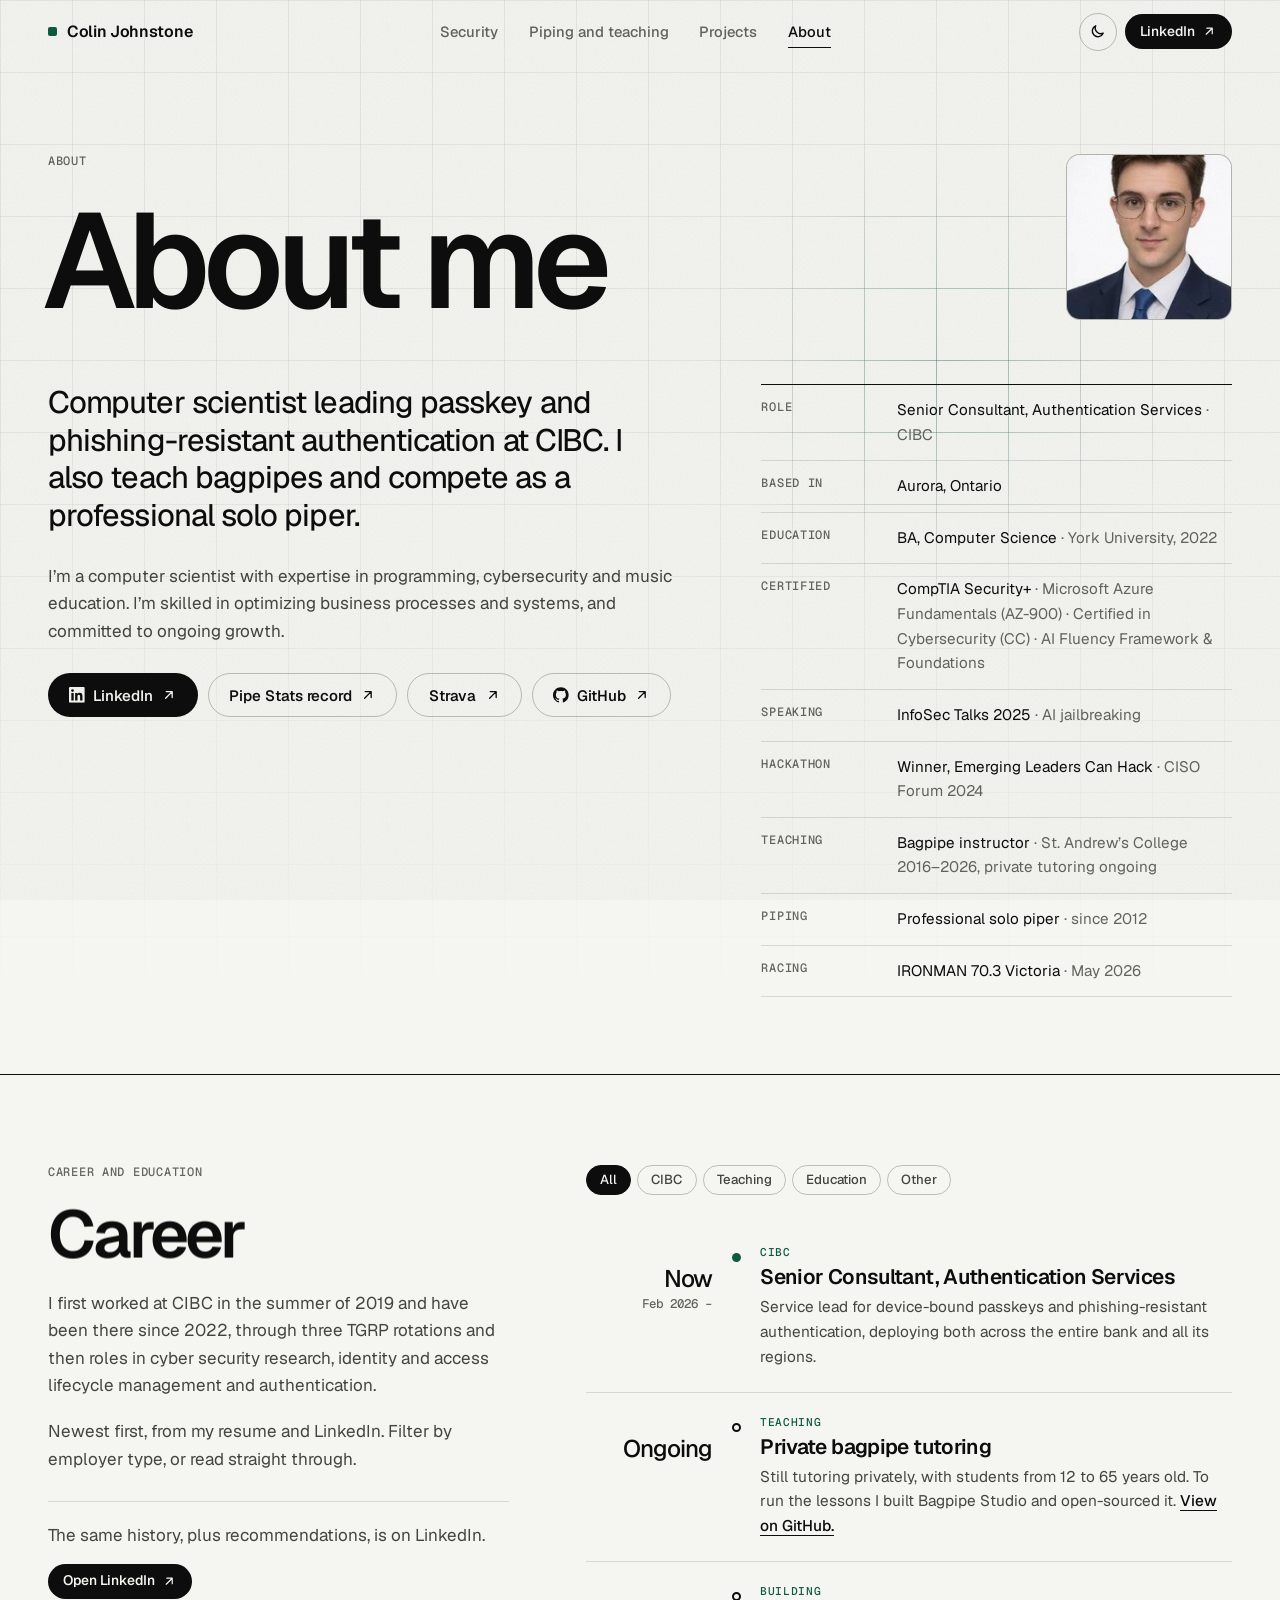
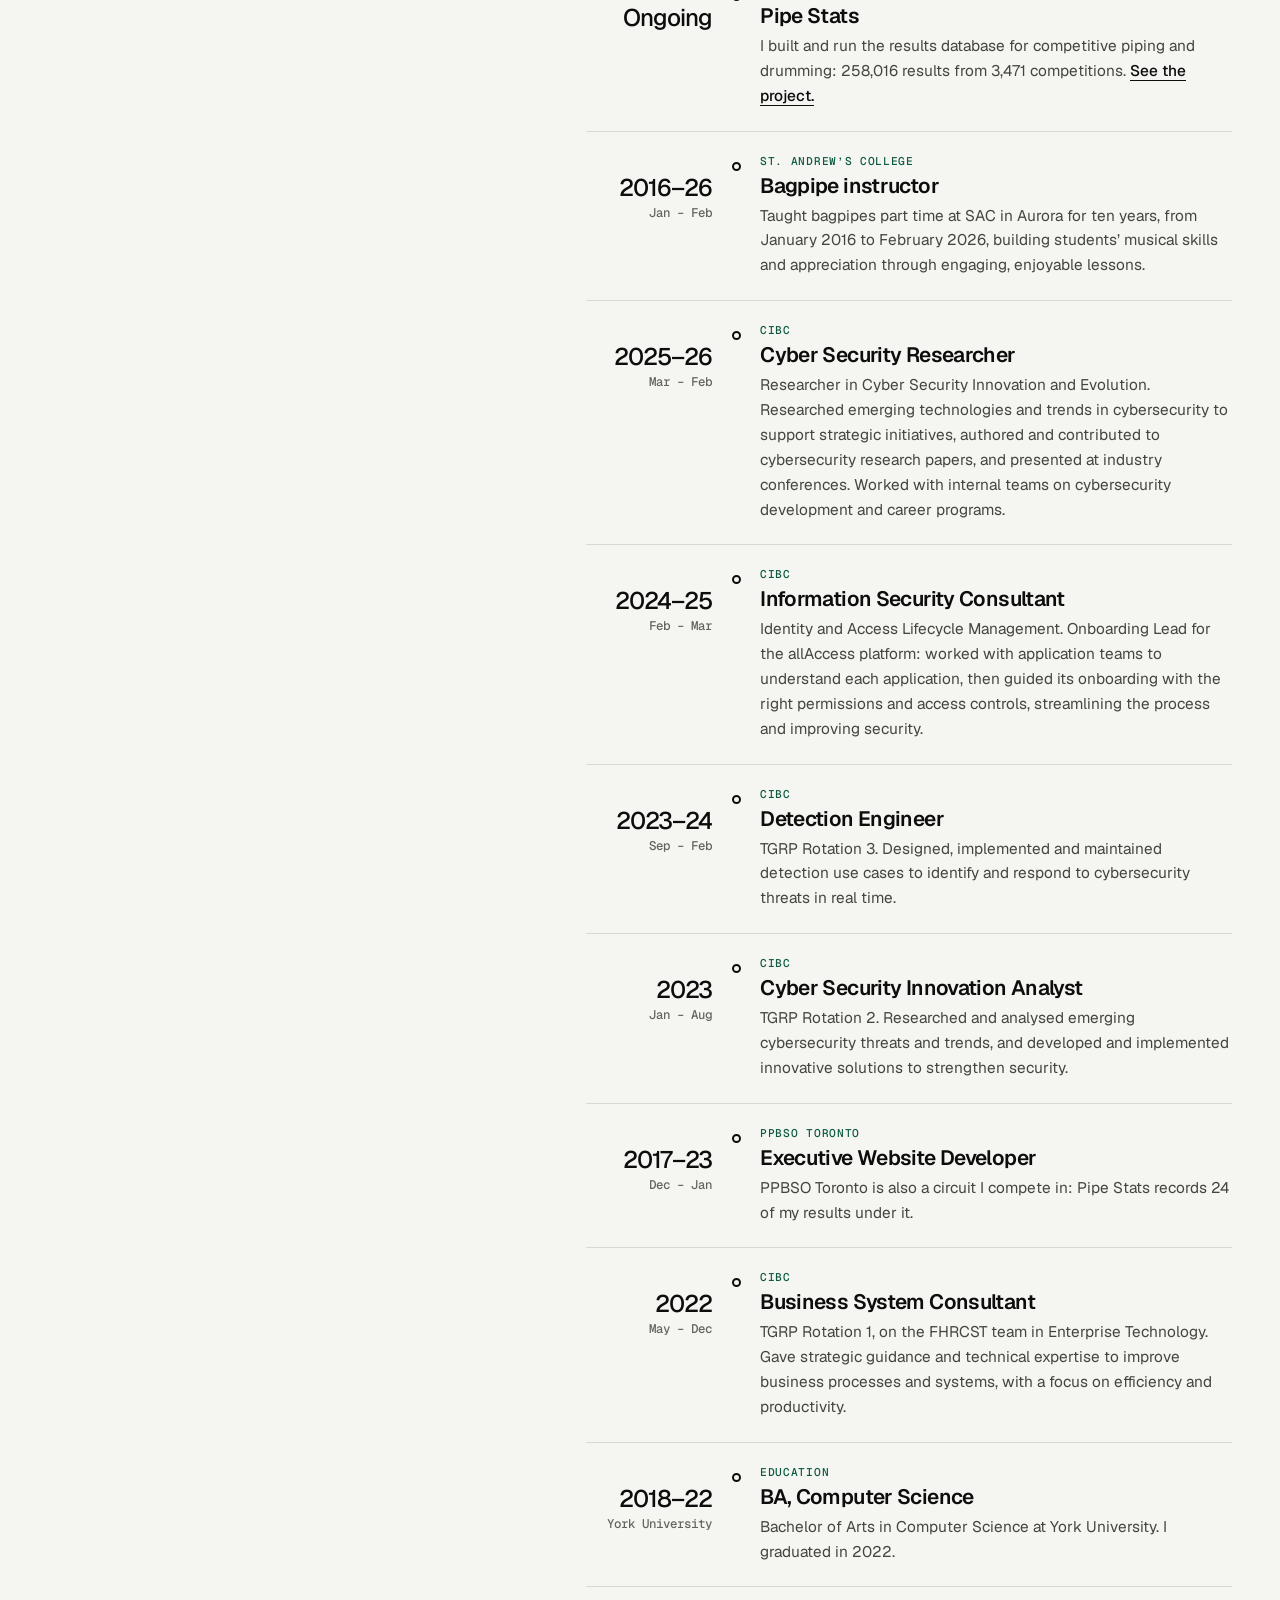
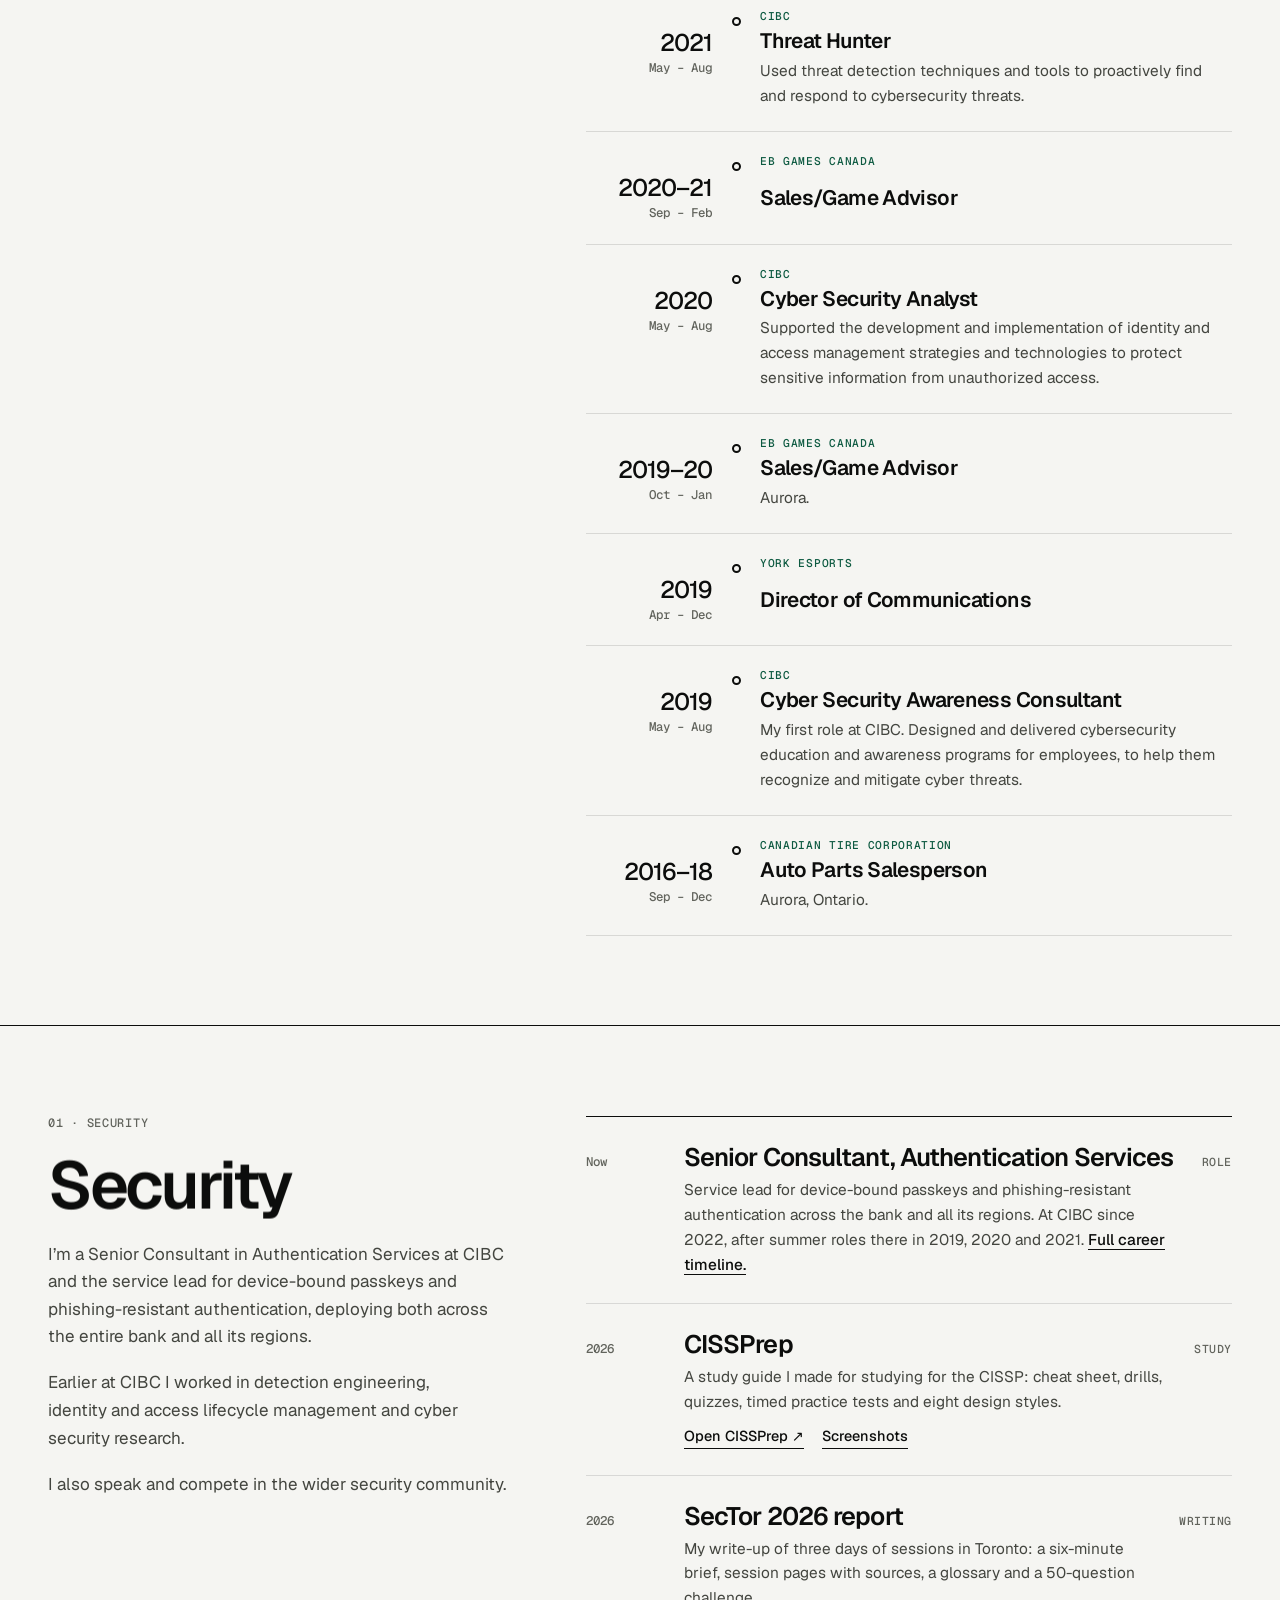
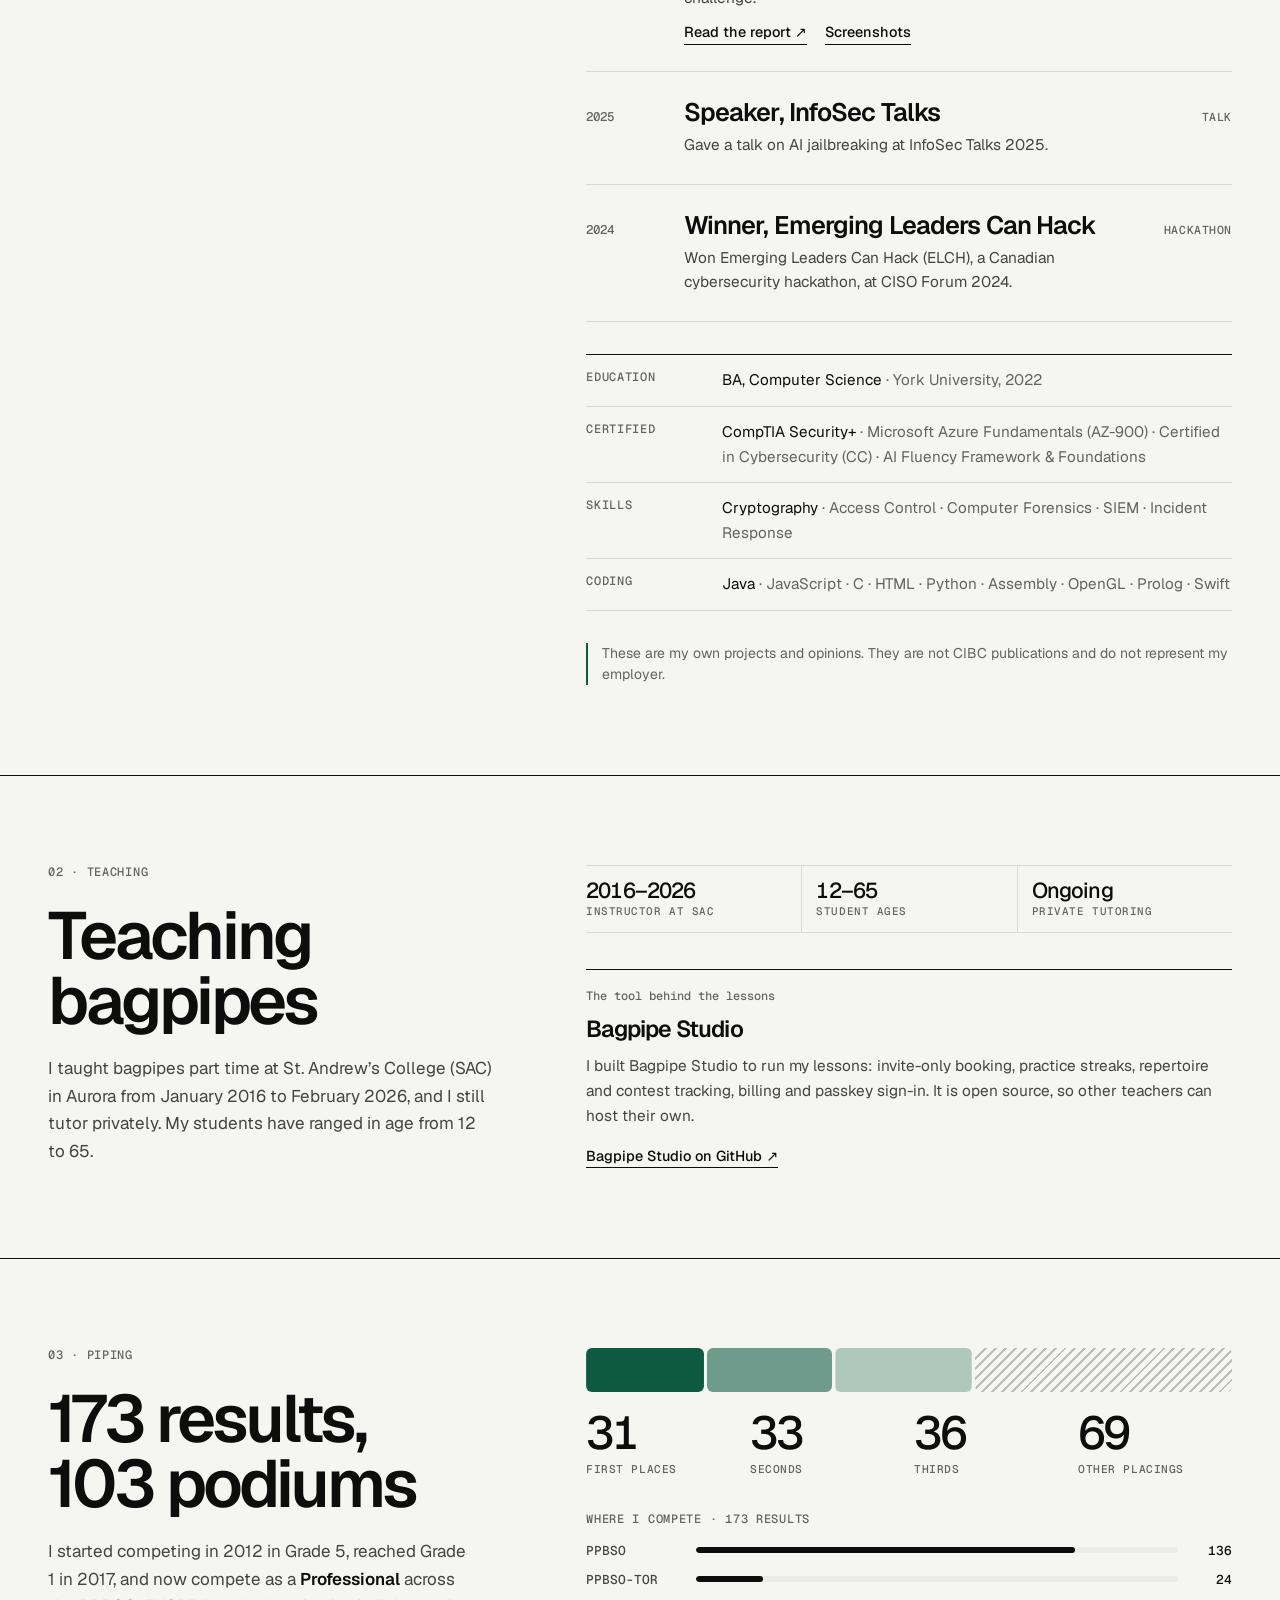
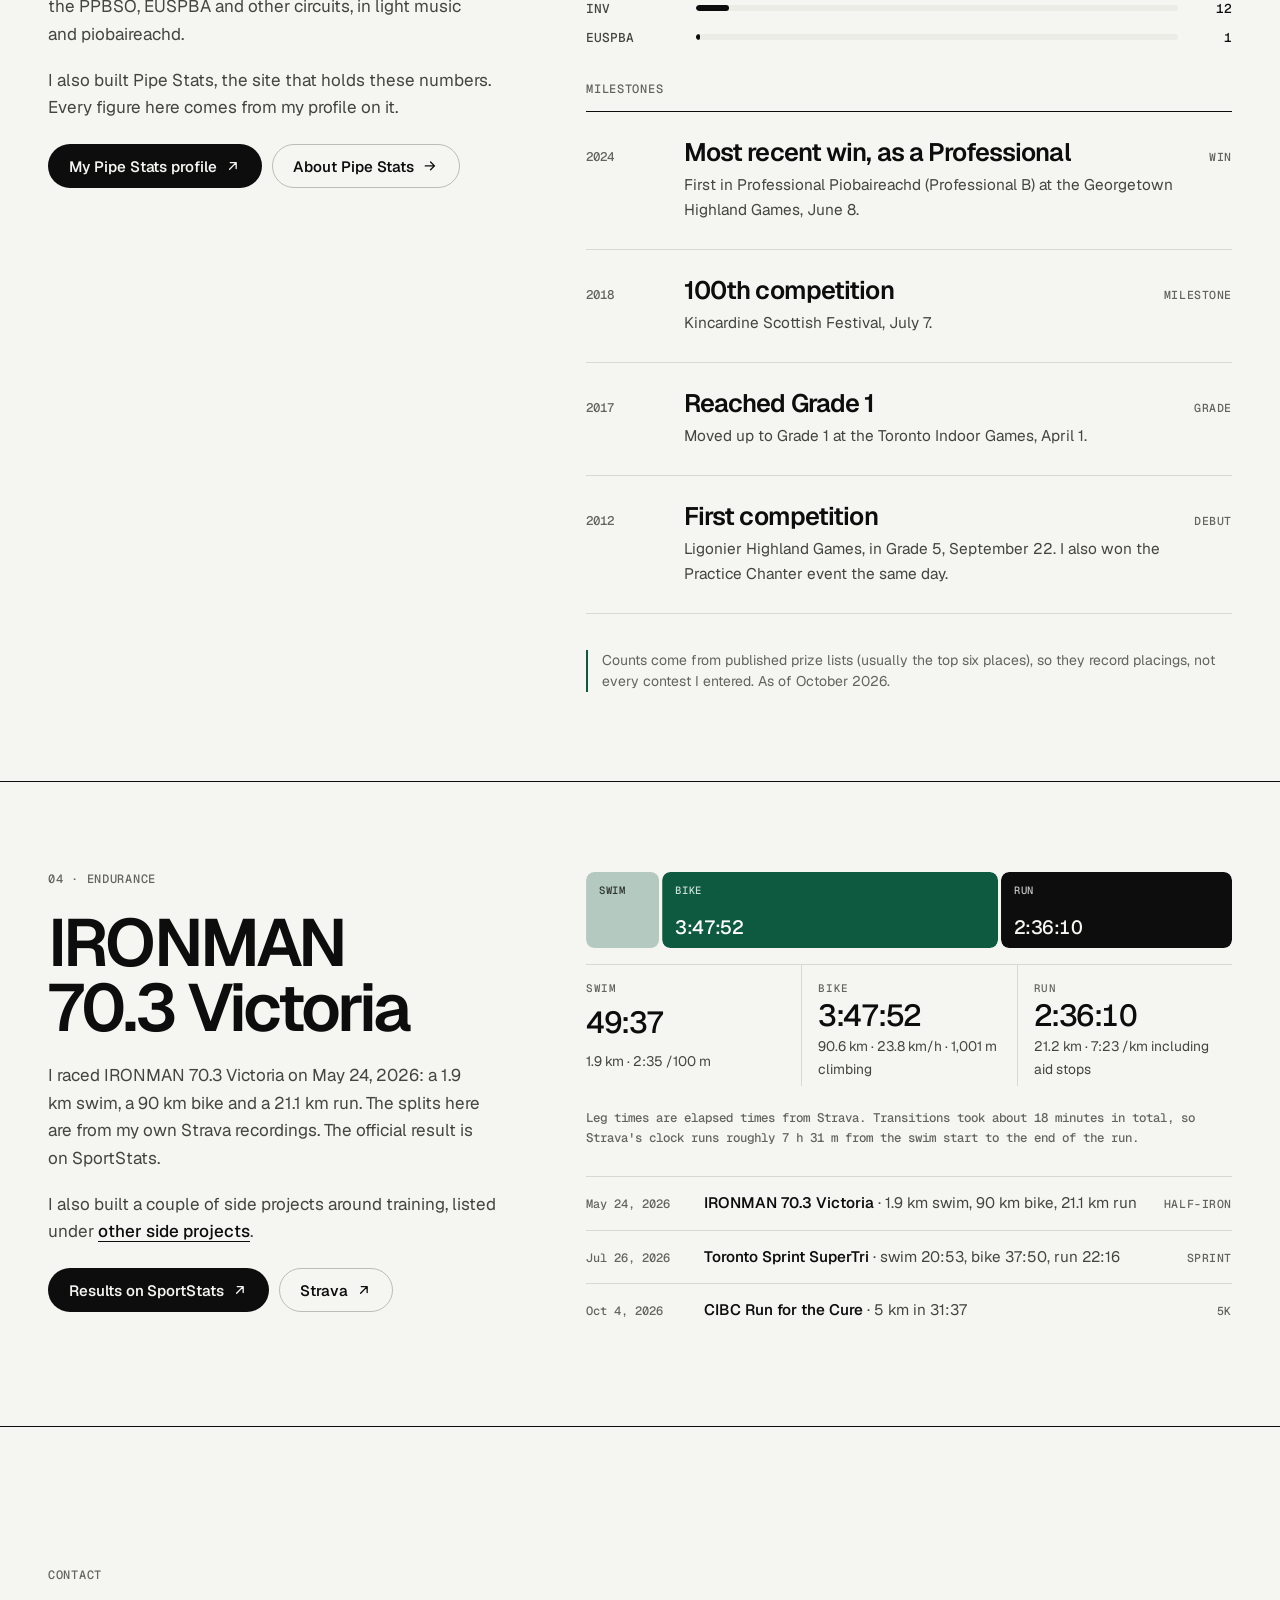
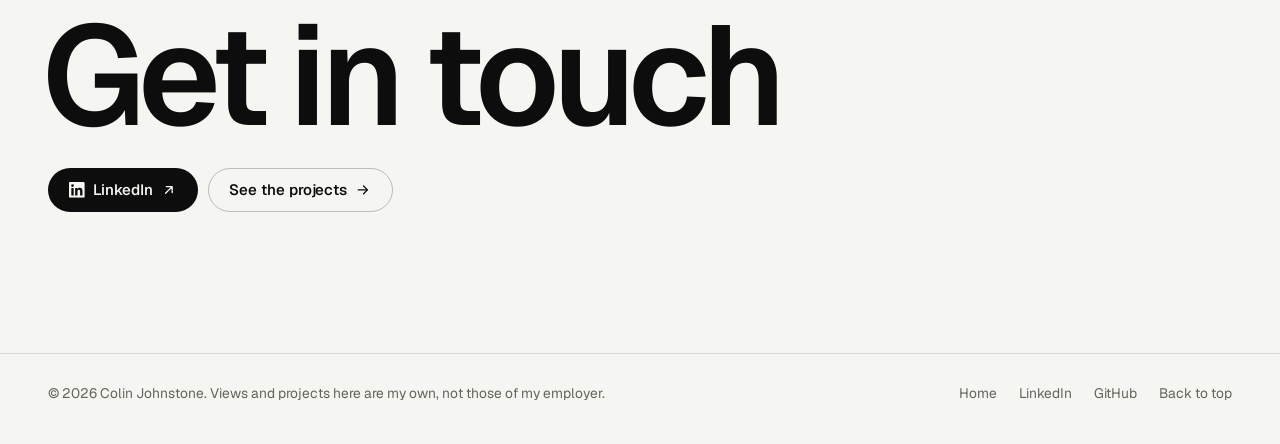
<file: about/index.html>
<!doctype html>
<html lang="en" data-theme="light">
<head>
<meta charset="utf-8">
<meta name="viewport" content="width=device-width,initial-scale=1,viewport-fit=cover">
<title>About — Colin Johnstone</title>
<meta name="description" content="Colin Johnstone is a Senior Consultant in Authentication Services at CIBC and service lead for device-bound passkeys and phishing-resistant authentication across the bank, previously a detection engineer, cyber security researcher and information security consultant there. InfoSec Talks 2025 speaker, Emerging Leaders Can Hack winner at CISO Forum 2024, BA in Computer Science from York University (2022), with CompTIA Security+ and Microsoft AZ-900. Bagpipe instructor since 2016 and a professional solo piper.">
<meta name="author" content="Colin Johnstone">
<meta name="theme-color" content="#f5f5f2">
<meta property="og:type" content="profile">
<meta property="og:title" content="About — Colin Johnstone">
<meta property="og:description" content="Passkey and phishing-resistant authentication lead at CIBC, security speaker, bagpipe teacher and professional solo piper.">
<meta property="og:image" content="https://colinjohnstone.github.io/portfolio/assets/og.png">
<meta name="twitter:card" content="summary_large_image">
<link rel="icon" href="../assets/favicon.svg" type="image/svg+xml">
<link rel="preload" href="../assets/fonts/geist-latin-wght-normal.woff2" as="font" type="font/woff2" crossorigin>
<script>
  (function(){var d=document.documentElement;d.classList.add('js');var t=null;try{t=localStorage.getItem('theme')}catch(e){}
  if(!t)t=matchMedia('(prefers-color-scheme: dark)').matches?'dark':'light';d.setAttribute('data-theme',t);
  var m=document.querySelector('meta[name=theme-color]');if(m)m.content=t==='dark'?'#0a0b0a':'#f5f5f2'})();
</script>
<link rel="stylesheet" href="../assets/css/site.css">
<noscript><style>.reveal,.reveal-clip{opacity:1!important;transform:none!important;clip-path:none!important}.wi{transform:none!important}.tl-item{opacity:1!important;transform:none!important}</style></noscript>
</head>
<body class="page-about">
<a class="skip" href="#main">Skip to content</a>

<svg width="0" height="0" style="position:absolute" aria-hidden="true" focusable="false">
  <symbol id="i-arrow" viewBox="0 0 24 24"><path d="M7 17 17 7M8 7h9v9" fill="none" stroke="currentColor" stroke-width="2" stroke-linecap="round" stroke-linejoin="round"/></symbol>
  <symbol id="i-right" viewBox="0 0 24 24"><path d="M5 12h14M13 6l6 6-6 6" fill="none" stroke="currentColor" stroke-width="2" stroke-linecap="round" stroke-linejoin="round"/></symbol>
  <symbol id="i-sun" viewBox="0 0 24 24"><circle cx="12" cy="12" r="4" fill="none" stroke="currentColor" stroke-width="2"/><path d="M12 2v2M12 20v2M4.9 4.9l1.4 1.4M17.7 17.7l1.4 1.4M2 12h2M20 12h2M4.9 19.1l1.4-1.4M17.7 6.3l1.4-1.4" stroke="currentColor" stroke-width="2" stroke-linecap="round"/></symbol>
  <symbol id="i-moon" viewBox="0 0 24 24"><path d="M20 14.5A8 8 0 0 1 9.5 4 8 8 0 1 0 20 14.5z" fill="none" stroke="currentColor" stroke-width="2" stroke-linejoin="round"/></symbol>
  <symbol id="i-in" viewBox="0 0 24 24"><path fill="currentColor" d="M20.447 20.452h-3.554v-5.569c0-1.328-.027-3.037-1.852-3.037-1.853 0-2.136 1.445-2.136 2.939v5.667H9.351V9h3.414v1.561h.046c.477-.9 1.637-1.85 3.37-1.85 3.601 0 4.267 2.37 4.267 5.455v6.286zM5.337 7.433a2.062 2.062 0 1 1 0-4.125 2.062 2.062 0 0 1 0 4.125zm1.782 13.019H3.555V9h3.564v11.452zM22.225 0H1.771C.792 0 0 .774 0 1.729v20.542C0 23.227.792 24 1.771 24h20.451C23.2 24 24 23.227 24 22.271V1.729C24 .774 23.2 0 22.222 0z"/></symbol>
  <symbol id="i-gh" viewBox="0 0 24 24"><path fill="currentColor" d="M12 .297c-6.63 0-12 5.373-12 12 0 5.303 3.438 9.8 8.205 11.385.6.113.82-.258.82-.577 0-.285-.01-1.04-.015-2.04-3.338.724-4.042-1.61-4.042-1.61C4.422 18.07 3.633 17.7 3.633 17.7c-1.087-.744.084-.729.084-.729 1.205.084 1.838 1.236 1.838 1.236 1.07 1.835 2.809 1.305 3.495.998.108-.776.417-1.305.76-1.605-2.665-.3-5.466-1.332-5.466-5.93 0-1.31.465-2.38 1.235-3.22-.135-.303-.54-1.523.105-3.176 0 0 1.005-.322 3.3 1.23.96-.267 1.98-.399 3-.405 1.02.006 2.04.138 3 .405 2.28-1.552 3.285-1.23 3.285-1.23.645 1.653.24 2.873.12 3.176.765.84 1.23 1.91 1.23 3.22 0 4.61-2.805 5.625-5.475 5.92.42.36.81 1.096.81 2.22 0 1.606-.015 2.896-.015 3.286 0 .315.21.69.825.57C20.565 22.092 24 17.592 24 12.297c0-6.627-5.373-12-12-12"/></symbol>
</svg>

<div class="progress" aria-hidden="true"><i></i></div>
<div class="grain" aria-hidden="true"></div>

<header class="site-header" data-header>
  <a class="brand" href="../" aria-label="Colin Johnstone, home"><i aria-hidden="true"></i>Colin Johnstone</a>
  <nav class="nav" aria-label="Primary" data-nav>
    <a href="../#security">Security</a>
    <a href="../#piping">Piping and teaching</a>
    <a href="../#projects">Projects</a>
    <a href="./" aria-current="page">About</a>
  </nav>
  <div class="header-actions">
    <button class="icon-btn" type="button" data-theme-toggle aria-label="Switch to dark theme"><svg aria-hidden="true"><use href="#i-moon"/></svg></button>
    <a class="btn btn-primary btn-sm" href="https://www.linkedin.com/in/colin-johnstone-7a982a187/" target="_blank" rel="me noopener">LinkedIn <svg class="arr" aria-hidden="true"><use href="#i-arrow"/></svg></a>
    <button class="menu-btn" type="button" aria-expanded="false" aria-controls="mobile-menu" data-menu>Menu</button>
  </div>
</header>
<div class="mobile-menu" id="mobile-menu" data-mobile-menu aria-hidden="true">
  <a href="../#security" style="--i:0">Security</a>
  <a href="../#piping" style="--i:1">Piping and teaching</a>
  <a href="../#projects" style="--i:2">Projects</a>
  <a href="./" style="--i:3">About</a>
  <div class="mm-foot">
    <a class="btn btn-primary btn-sm" href="https://www.linkedin.com/in/colin-johnstone-7a982a187/" target="_blank" rel="me noopener">LinkedIn <svg class="arr" aria-hidden="true"><use href="#i-arrow"/></svg></a>
    <a class="btn btn-ghost btn-sm" href="https://github.com/ColinJohnstone" target="_blank" rel="noopener">GitHub <svg class="arr" aria-hidden="true"><use href="#i-arrow"/></svg></a>
  </div>
</div>

<main id="main">

<!-- ============================ INTRO ============================ -->
<section class="about-hero" data-hero>
  <div class="hero-grid" aria-hidden="true"></div>
  <div class="container">
    <div class="about-top">
      <div style="display:grid;gap:clamp(16px,3vw,32px)">
        <span class="label reveal">About</span>
        <h1 class="display" data-split>About me</h1>
      </div>
      <div class="portrait reveal" style="--d:300"><img src="../assets/img/colin.webp" width="192" height="192" alt="Portrait of Colin Johnstone"></div>
    </div>
    <div class="about-grid">
      <div style="display:grid;gap:28px;justify-items:start">
        <p class="lead reveal" style="--d:300">Computer scientist leading passkey and phishing-resistant authentication at CIBC. I also teach bagpipes and compete as a professional solo piper.</p>
        <p class="copy reveal" style="--d:360">I’m a computer scientist with expertise in programming, cybersecurity and music education. I’m skilled in optimizing business processes and systems, and committed to ongoing growth.</p>
        <div class="actions reveal" style="--d:420">
          <a class="btn btn-primary" href="https://www.linkedin.com/in/colin-johnstone-7a982a187/" target="_blank" rel="me noopener"><svg aria-hidden="true"><use href="#i-in"/></svg>LinkedIn <svg class="arr" aria-hidden="true"><use href="#i-arrow"/></svg></a>
          <a class="btn btn-ghost" href="https://pipestats.app/competitors/johnstone-colin" target="_blank" rel="noopener">Pipe Stats record <svg class="arr" aria-hidden="true"><use href="#i-arrow"/></svg></a>
          <a class="btn btn-ghost" href="https://www.strava.com/athletes/103707635" target="_blank" rel="noopener">Strava <svg class="arr" aria-hidden="true"><use href="#i-arrow"/></svg></a>
          <a class="btn btn-ghost" href="https://github.com/ColinJohnstone" target="_blank" rel="noopener"><svg aria-hidden="true"><use href="#i-gh"/></svg>GitHub <svg class="arr" aria-hidden="true"><use href="#i-arrow"/></svg></a>
        </div>
      </div>
      <dl class="glance reveal" style="--d:400">
        <div><dt>Role</dt><dd>Senior Consultant, Authentication Services <span>· CIBC</span></dd></div>
        <div><dt>Based in</dt><dd>Aurora, Ontario</dd></div>
        <div><dt>Education</dt><dd>BA, Computer Science <span>· York University, 2022</span></dd></div>
        <div><dt>Certified</dt><dd>CompTIA Security+ <span>· Microsoft Azure Fundamentals (AZ-900) · Certified in Cybersecurity (CC) · AI Fluency Framework &amp; Foundations</span></dd></div>
        <div><dt>Speaking</dt><dd>InfoSec Talks 2025 <span>· AI jailbreaking</span></dd></div>
        <div><dt>Hackathon</dt><dd>Winner, Emerging Leaders Can Hack <span>· CISO Forum 2024</span></dd></div>
        <div><dt>Teaching</dt><dd>Bagpipe instructor <span>· St. Andrew’s College 2016–2026, private tutoring ongoing</span></dd></div>
        <div><dt>Piping</dt><dd>Professional solo piper <span>· since 2012</span></dd></div>
        <div><dt>Racing</dt><dd>IRONMAN 70.3 Victoria <span>· May 2026</span></dd></div>
      </dl>
    </div>
  </div>
</section>

<!-- ============================ CAREER / TIMELINE ============================ -->
<section class="about-section" id="career">
  <div class="container">
    <div class="split">
      <div class="sticky">
        <span class="label reveal">Career and education</span>
        <h2 class="h2" data-split>Career</h2>
        <div class="prose reveal" style="--d:150">
          <p>I first worked at CIBC in the summer of 2019 and have been there since 2022, through three TGRP rotations and then roles in cyber security research, identity and access lifecycle management and authentication.</p>
          <p>Newest first, from my resume and LinkedIn. Filter by employer type, or read straight through.</p>
        </div>
        <div class="li-card reveal" style="--d:250">
          <p>The same history, plus recommendations, is on LinkedIn.</p>
          <div class="actions"><a class="btn btn-primary btn-sm" href="https://www.linkedin.com/in/colin-johnstone-7a982a187/" target="_blank" rel="me noopener">Open LinkedIn <svg class="arr" aria-hidden="true"><use href="#i-arrow"/></svg></a></div>
        </div>
      </div>
      <div>
        <div class="filters" role="group" aria-label="Filter the timeline">
          <button class="filter" type="button" data-filter="all" aria-pressed="true">All</button>
          <button class="filter" type="button" data-filter="cibc" aria-pressed="false">CIBC</button>
          <button class="filter" type="button" data-filter="teaching" aria-pressed="false">Teaching</button>
          <button class="filter" type="button" data-filter="education" aria-pressed="false">Education</button>
          <button class="filter" type="button" data-filter="other" aria-pressed="false">Other</button>
        </div>
        <ol class="timeline">
          <li class="tl-item now" data-cat="cibc"><div class="tl-date"><b>Now</b>Feb 2026 –</div><div class="tl-body"><span class="tag">CIBC</span><h3>Senior Consultant, Authentication Services</h3><p>Service lead for device-bound passkeys and phishing-resistant authentication, deploying both across the entire bank and all its regions.</p></div></li>
          <li class="tl-item" data-cat="teaching"><div class="tl-date"><b>Ongoing</b>&nbsp;</div><div class="tl-body"><span class="tag">Teaching</span><h3>Private bagpipe tutoring</h3><p>Still tutoring privately, with students from 12 to 65 years old. To run the lessons I built Bagpipe Studio and open-sourced it. <a class="link" href="https://github.com/ColinJohnstone/bagpipe-studio-template" target="_blank" rel="noopener">View on GitHub.</a></p></div></li>
          <li class="tl-item" data-cat="other"><div class="tl-date"><b>Ongoing</b>&nbsp;</div><div class="tl-body"><span class="tag">Building</span><h3>Pipe Stats</h3><p>I built and run the results database for competitive piping and drumming: 258,016 results from 3,471 competitions. <a class="link" href="../#pipe-stats">See the project.</a></p></div></li>
          <li class="tl-item" data-cat="teaching"><div class="tl-date"><b>2016–26</b>Jan – Feb</div><div class="tl-body"><span class="tag">St. Andrew’s College</span><h3>Bagpipe instructor</h3><p>Taught bagpipes part time at SAC in Aurora for ten years, from January 2016 to February 2026, building students’ musical skills and appreciation through engaging, enjoyable lessons.</p></div></li>
          <li class="tl-item" data-cat="cibc"><div class="tl-date"><b>2025–26</b>Mar – Feb</div><div class="tl-body"><span class="tag">CIBC</span><h3>Cyber Security Researcher</h3><p>Researcher in Cyber Security Innovation and Evolution. Researched emerging technologies and trends in cybersecurity to support strategic initiatives, authored and contributed to cybersecurity research papers, and presented at industry conferences. Worked with internal teams on cybersecurity development and career programs.</p></div></li>
          <li class="tl-item" data-cat="cibc"><div class="tl-date"><b>2024–25</b>Feb – Mar</div><div class="tl-body"><span class="tag">CIBC</span><h3>Information Security Consultant</h3><p>Identity and Access Lifecycle Management. Onboarding Lead for the allAccess platform: worked with application teams to understand each application, then guided its onboarding with the right permissions and access controls, streamlining the process and improving security.</p></div></li>
          <li class="tl-item" data-cat="cibc"><div class="tl-date"><b>2023–24</b>Sep – Feb</div><div class="tl-body"><span class="tag">CIBC</span><h3>Detection Engineer</h3><p>TGRP Rotation 3. Designed, implemented and maintained detection use cases to identify and respond to cybersecurity threats in real time.</p></div></li>
          <li class="tl-item" data-cat="cibc"><div class="tl-date"><b>2023</b>Jan – Aug</div><div class="tl-body"><span class="tag">CIBC</span><h3>Cyber Security Innovation Analyst</h3><p>TGRP Rotation 2. Researched and analysed emerging cybersecurity threats and trends, and developed and implemented innovative solutions to strengthen security.</p></div></li>
          <li class="tl-item" data-cat="other"><div class="tl-date"><b>2017–23</b>Dec – Jan</div><div class="tl-body"><span class="tag">PPBSO Toronto</span><h3>Executive Website Developer</h3><p>PPBSO Toronto is also a circuit I compete in: Pipe Stats records 24 of my results under it.</p></div></li>
          <li class="tl-item" data-cat="cibc"><div class="tl-date"><b>2022</b>May – Dec</div><div class="tl-body"><span class="tag">CIBC</span><h3>Business System Consultant</h3><p>TGRP Rotation 1, on the FHRCST team in Enterprise Technology. Gave strategic guidance and technical expertise to improve business processes and systems, with a focus on efficiency and productivity.</p></div></li>
          <li class="tl-item" data-cat="education"><div class="tl-date"><b>2018–22</b>York University</div><div class="tl-body"><span class="tag">Education</span><h3>BA, Computer Science</h3><p>Bachelor of Arts in Computer Science at York University. I graduated in 2022.</p></div></li>
          <li class="tl-item" data-cat="cibc"><div class="tl-date"><b>2021</b>May – Aug</div><div class="tl-body"><span class="tag">CIBC</span><h3>Threat Hunter</h3><p>Used threat detection techniques and tools to proactively find and respond to cybersecurity threats.</p></div></li>
          <li class="tl-item" data-cat="other"><div class="tl-date"><b>2020–21</b>Sep – Feb</div><div class="tl-body"><span class="tag">EB Games Canada</span><h3>Sales/Game Advisor</h3></div></li>
          <li class="tl-item" data-cat="cibc"><div class="tl-date"><b>2020</b>May – Aug</div><div class="tl-body"><span class="tag">CIBC</span><h3>Cyber Security Analyst</h3><p>Supported the development and implementation of identity and access management strategies and technologies to protect sensitive information from unauthorized access.</p></div></li>
          <li class="tl-item" data-cat="other"><div class="tl-date"><b>2019–20</b>Oct – Jan</div><div class="tl-body"><span class="tag">EB Games Canada</span><h3>Sales/Game Advisor</h3><p>Aurora.</p></div></li>
          <li class="tl-item" data-cat="other"><div class="tl-date"><b>2019</b>Apr – Dec</div><div class="tl-body"><span class="tag">York Esports</span><h3>Director of Communications</h3></div></li>
          <li class="tl-item" data-cat="cibc"><div class="tl-date"><b>2019</b>May – Aug</div><div class="tl-body"><span class="tag">CIBC</span><h3>Cyber Security Awareness Consultant</h3><p>My first role at CIBC. Designed and delivered cybersecurity education and awareness programs for employees, to help them recognize and mitigate cyber threats.</p></div></li>
          <li class="tl-item" data-cat="other"><div class="tl-date"><b>2016–18</b>Sep – Dec</div><div class="tl-body"><span class="tag">Canadian Tire Corporation</span><h3>Auto Parts Salesperson</h3><p>Aurora, Ontario.</p></div></li>
        </ol>
      </div>
    </div>
  </div>
</section>

<!-- ============================ SECURITY ============================ -->
<section class="about-section" id="security">
  <div class="container">
    <div class="split">
      <div class="sticky">
        <span class="label reveal">01 · Security</span>
        <h2 class="h2" data-split>Security</h2>
        <div class="prose reveal" style="--d:150">
          <p>I’m a Senior Consultant in Authentication Services at CIBC and the service lead for device-bound passkeys and phishing-resistant authentication, deploying both across the entire bank and all its regions.</p>
          <p>Earlier at CIBC I worked in detection engineering, identity and access lifecycle management and cyber security research.</p>
          <p>I also speak and compete in the wider security community.</p>
        </div>
      </div>
      <div style="display:grid;gap:32px">
        <ul class="record">
          <li class="reveal">
            <time>Now</time>
            <div><h3>Senior Consultant, Authentication Services</h3><p>Service lead for device-bound passkeys and phishing-resistant authentication across the bank and all its regions. At CIBC since 2022, after summer roles there in 2019, 2020 and 2021. <a class="link" href="#career">Full career timeline.</a></p></div>
            <span class="kind">Role</span>
          </li>
          <li class="reveal">
            <time>2026</time>
            <div><h3>CISSPrep</h3><p>A study guide I made for studying for the CISSP: cheat sheet, drills, quizzes, timed practice tests and eight design styles.</p>
              <div class="links"><a class="link" href="https://colinjohnstone.github.io/CISSPrep/" target="_blank" rel="noopener">Open CISSPrep ↗</a><a class="link" href="../#cissprep">Screenshots</a></div></div>
            <span class="kind">Study</span>
          </li>
          <li class="reveal">
            <time>2026</time>
            <div><h3>SecTor 2026 report</h3><p>My write-up of three days of sessions in Toronto: a six-minute brief, session pages with sources, a glossary and a 50-question challenge.</p>
              <div class="links"><a class="link" href="https://colinjohnstone.github.io/sector-2026/" target="_blank" rel="noopener">Read the report ↗</a><a class="link" href="../#sector-2026">Screenshots</a></div></div>
            <span class="kind">Writing</span>
          </li>
          <li class="reveal">
            <time>2025</time>
            <div><h3>Speaker, InfoSec Talks</h3><p>Gave a talk on AI jailbreaking at InfoSec Talks 2025.</p></div>
            <span class="kind">Talk</span>
          </li>
          <li class="reveal">
            <time>2024</time>
            <div><h3>Winner, Emerging Leaders Can Hack</h3><p>Won Emerging Leaders Can Hack (ELCH), a Canadian cybersecurity hackathon, at CISO Forum 2024.</p></div>
            <span class="kind">Hackathon</span>
          </li>
        </ul>
        <dl class="glance reveal">
          <div><dt>Education</dt><dd>BA, Computer Science <span>· York University, 2022</span></dd></div>
          <div><dt>Certified</dt><dd>CompTIA Security+ <span>· Microsoft Azure Fundamentals (AZ-900) · Certified in Cybersecurity (CC) · AI Fluency Framework &amp; Foundations</span></dd></div>
          <div><dt>Skills</dt><dd>Cryptography <span>· Access Control · Computer Forensics · SIEM · Incident Response</span></dd></div>
        <div><dt>Coding</dt><dd>Java <span>· JavaScript · C · HTML · Python · Assembly · OpenGL · Prolog · Swift</span></dd></div>
        </dl>
        <p class="note reveal">These are my own projects and opinions. They are not CIBC publications and do not represent my employer.</p>
      </div>
    </div>
  </div>
</section>

<!-- ============================ TEACHING ============================ -->
<section class="about-section" id="teaching">
  <div class="container">
    <div class="split">
      <div class="sticky">
        <span class="label reveal">02 · Teaching</span>
        <h2 class="h2" data-split>Teaching bagpipes</h2>
        <div class="prose reveal" style="--d:150">
          <p>I taught bagpipes part time at St. Andrew’s College (SAC) in Aurora from January 2016 to February 2026, and I still tutor privately. My students have ranged in age from 12 to 65.</p>
        </div>
      </div>
      <div style="display:grid;gap:36px">
        <dl class="facts three reveal">
          <div><dd>2016–2026</dd><dt>instructor at SAC</dt></div>
          <div><dd>12–65</dd><dt>student ages</dt></div>
          <div><dd>Ongoing</dd><dt>private tutoring</dt></div>
        </dl>
        <article class="card reveal">
          <span class="no">The tool behind the lessons</span>
          <h3>Bagpipe Studio</h3>
          <p>I built Bagpipe Studio to run my lessons: invite-only booking, practice streaks, repertoire and contest tracking, billing and passkey sign-in. It is open source, so other teachers can host their own.</p>
          <div class="links"><a class="link" href="https://github.com/ColinJohnstone/bagpipe-studio-template" target="_blank" rel="noopener">Bagpipe Studio on GitHub ↗</a></div>
        </article>
      </div>
    </div>
  </div>
</section>

<!-- ============================ PIPING ============================ -->
<section class="about-section" id="piping">
  <div class="container">
    <div class="split">
      <div class="sticky">
        <span class="label reveal">03 · Piping</span>
        <h2 class="h2" data-split>173 results, 103 podiums</h2>
        <div class="prose reveal" style="--d:150">
          <p>I started competing in 2012 in Grade 5, reached Grade 1 in 2017, and now compete as a <b>Professional</b> across the PPBSO, EUSPBA and other circuits, in light music and piobaireachd.</p>
          <p>I also built Pipe Stats, the site that holds these numbers. Every figure here comes from my profile on it.</p>
        </div>
        <div class="actions reveal" style="--d:250">
          <a class="btn btn-primary" href="https://pipestats.app/competitors/johnstone-colin" target="_blank" rel="noopener">My Pipe Stats profile <svg class="arr" aria-hidden="true"><use href="#i-arrow"/></svg></a>
          <a class="btn btn-ghost" href="../#pipe-stats">About Pipe Stats <svg class="fwd" aria-hidden="true"><use href="#i-right"/></svg></a>
        </div>
      </div>
      <div style="display:grid;gap:36px">
        <div class="podium" data-podium>
          <div class="podium-bar" aria-hidden="true">
            <span style="--w:18.5%;--i:0"></span><span style="--w:19.7%;--i:1"></span><span style="--w:21.4%;--i:2"></span><span style="--w:40.4%;--i:3"></span>
          </div>
          <dl class="podium-legend">
            <div><dd><span data-count="32">32</span></dd><dt>First places</dt></div>
            <div><dd><span data-count="34">34</span></dd><dt>Seconds</dt></div>
            <div><dd><span data-count="37">37</span></dd><dt>Thirds</dt></div>
            <div><dd><span data-count="70">70</span></dd><dt>Other placings</dt></div>
          </dl>
        </div>
        <div>
          <p class="label" style="margin-bottom:14px">Where I compete · 173 results</p>
          <div class="bars" data-bars>
            <div class="bar-row"><span>PPBSO</span><span class="track"><i style="--w:78.6%;--i:0"></i></span><b>136</b></div>
            <div class="bar-row"><span>PPBSO-TOR</span><span class="track"><i style="--w:13.9%;--i:1"></i></span><b>24</b></div>
            <div class="bar-row"><span>INV</span><span class="track"><i style="--w:6.9%;--i:2"></i></span><b>12</b></div>
            <div class="bar-row"><span>EUSPBA</span><span class="track"><i style="--w:.8%;--i:3"></i></span><b>1</b></div>
          </div>
        </div>
        <div>
          <p class="label" style="margin-bottom:14px">Milestones</p>
          <ul class="record">
            <li class="reveal"><time>2024</time><div><h3>Most recent win, as a Professional</h3><p>First in Professional Piobaireachd (Professional B) at the Georgetown Highland Games, June 8.</p></div><span class="kind">Win</span></li>
            <li class="reveal"><time>2018</time><div><h3>100th competition</h3><p>Kincardine Scottish Festival, July 7.</p></div><span class="kind">Milestone</span></li>
            <li class="reveal"><time>2017</time><div><h3>Reached Grade 1</h3><p>Moved up to Grade 1 at the Toronto Indoor Games, April 1.</p></div><span class="kind">Grade</span></li>
            <li class="reveal"><time>2012</time><div><h3>First competition</h3><p>Ligonier Highland Games, in Grade 5, September 22. I also won the Practice Chanter event the same day.</p></div><span class="kind">Debut</span></li>
          </ul>
        </div>
        <p class="note">Counts come from published prize lists (usually the top six places), so they record placings, not every contest I entered. As of October 2026.</p>
      </div>
    </div>
  </div>
</section>

<!-- ============================ ENDURANCE ============================ -->
<section class="about-section" id="endurance">
  <div class="container">
    <div class="split">
      <div class="sticky">
        <span class="label reveal">04 · Endurance</span>
        <h2 class="h2" data-split>IRONMAN 70.3 Victoria</h2>
        <div class="prose reveal" style="--d:150">
          <p>I raced IRONMAN 70.3 Victoria on May 24, 2026: a 1.9 km swim, a 90 km bike and a 21.1 km run. The splits here are from my own Strava recordings. The official result is on SportStats.</p>
          <p>I also built a couple of side projects around training, listed under <a class="link" href="../#side-projects">other side projects</a>.</p>
        </div>
        <div class="actions reveal" style="--d:250">
          <a class="btn btn-primary" href="https://sportstats.one/event/ironman-703-victoria" target="_blank" rel="noopener">Results on SportStats <svg class="arr" aria-hidden="true"><use href="#i-arrow"/></svg></a>
          <a class="btn btn-ghost" href="https://www.strava.com/athletes/103707635" target="_blank" rel="noopener">Strava <svg class="arr" aria-hidden="true"><use href="#i-arrow"/></svg></a>
        </div>
      </div>
      <div style="display:grid;gap:22px">
        <div class="race" data-race>
          <div class="race-bar" aria-hidden="true">
            <div class="swim" style="--w:11.4%;--i:0"><span class="k">Swim</span></div>
            <div class="bike" style="--w:52.5%;--i:1"><span class="k">Bike</span><span class="t">3:47:52</span></div>
            <div class="run" style="--w:36.1%;--i:2"><span class="k">Run</span><span class="t">2:36:10</span></div>
          </div>
          <div class="race-legs">
            <div class="leg"><span class="k">Swim</span><b>49:37</b><span>1.9 km · 2:35 /100 m</span></div>
            <div class="leg"><span class="k">Bike</span><b>3:47:52</b><span>90.6 km · 23.8 km/h · 1,001 m climbing</span></div>
            <div class="leg"><span class="k">Run</span><b>2:36:10</b><span>21.2 km · 7:23 /km including aid stops</span></div>
          </div>
        </div>
        <p class="label" style="text-transform:none;letter-spacing:0;line-height:1.6;font-size:.78rem">Leg times are elapsed times from Strava. Transitions took about 18 minutes in total, so Strava's clock runs roughly 7 h 31 m from the swim start to the end of the run.</p>
        <ul class="racelog" aria-label="Recent races">
          <li><time datetime="2026-05-24">May 24, 2026</time><span><b>IRONMAN 70.3 Victoria</b> · 1.9 km swim, 90 km bike, 21.1 km run</span><span>Half-iron</span></li>
          <li><time datetime="2026-07-26">Jul 26, 2026</time><span><b>Toronto Sprint SuperTri</b> · swim 20:53, bike 37:50, run 22:16</span><span>Sprint</span></li>
          <li><time datetime="2026-10-04">Oct 4, 2026</time><span><b>CIBC Run for the Cure</b> · 5 km in 31:37</span><span>5K</span></li>
        </ul>
      </div>
    </div>
  </div>
</section>

<!-- ============================ CONTACT ============================ -->
<section class="cta">
  <div class="container cta-grid">
    <span class="label reveal">Contact</span>
    <h2 class="display" data-split>Get in touch</h2>
    <div class="actions reveal" style="--d:300">
      <a class="btn btn-primary" href="https://www.linkedin.com/in/colin-johnstone-7a982a187/" target="_blank" rel="me noopener"><svg aria-hidden="true"><use href="#i-in"/></svg>LinkedIn <svg class="arr" aria-hidden="true"><use href="#i-arrow"/></svg></a>
      <a class="btn btn-ghost" href="../#projects">See the projects <svg class="fwd" aria-hidden="true"><use href="#i-right"/></svg></a>
    </div>
  </div>
</section>

</main>

<footer class="site-footer">
  <div class="container foot">
    <small>© 2026 Colin Johnstone. Views and projects here are my own, not those of my employer.</small>
    <nav aria-label="Footer">
      <a href="../">Home</a>
      <a href="https://www.linkedin.com/in/colin-johnstone-7a982a187/" target="_blank" rel="me noopener">LinkedIn</a>
      <a href="https://github.com/ColinJohnstone" target="_blank" rel="noopener">GitHub</a>
      <a href="#main" data-top>Back to top</a>
    </nav>
  </div>
</footer>

<script src="../assets/js/ui.js" defer></script>
</body>
</html>
</file>
<file: assets/css/site.css>
/* ==========================================================================
   Colin Johnstone — portfolio
   A restrained system: neutral paper and ink, one green accent, hairline rules,
   a single grotesk family. Motion is functional (reveals, hover, scroll depth).
   No framework, no build step.
   1 fonts · 2 tokens · 3 base · 4 type · 5 buttons & chips · 6 texture
   7 header · 8 hero · 9 stats · 10 sections & records · 11 projects · 12 devices
   13 showcase · 14 sub-projects & side projects · 15 lightbox · 16 about · 17 footer
   18 motion · 19 responsive · 20 reduced motion
   ========================================================================== */

/* 1 · fonts (self-hosted, SIL OFL: see assets/fonts/licenses) ------------------ */
@font-face{font-family:"Geist";src:url("../fonts/geist-latin-wght-normal.woff2") format("woff2");font-weight:100 900;font-style:normal;font-display:swap}
@font-face{font-family:"Geist Mono";src:url("../fonts/geist-mono-latin-wght-normal.woff2") format("woff2");font-weight:100 900;font-style:normal;font-display:swap}

/* 2 · tokens ----------------------------------------------------------------------- */
:root{
  color-scheme:light;
  --bg:#f5f5f2; --bg-2:#ecece7; --surface:#ffffff;
  --ink:#0c0d0c; --ink-2:#43453f; --ink-3:#62645d;
  --line:rgba(12,13,12,.12); --line-2:rgba(12,13,12,.24);
  --accent:#0d5a41; --accent-ink:#ffffff; --accent-soft:rgba(13,90,65,.09);
  --grid:rgba(12,13,12,.06); --grid-hi:rgba(13,90,65,.34);
  --device:#0b0d0c; --device-bar:#e7e7e2; --device-bar-ink:#53554f; --device-line:rgba(12,13,12,.16);
  --shadow:0 1px 1px rgba(12,13,12,.05),0 28px 50px -26px rgba(12,13,12,.30),0 70px 110px -56px rgba(12,13,12,.38);
  --glass:rgba(245,245,242,.78);
  --font:"Geist",system-ui,-apple-system,"Segoe UI",Roboto,"Helvetica Neue",Arial,sans-serif;
  --mono:"Geist Mono",ui-monospace,"SF Mono",Menlo,Consolas,monospace;
  --ease:cubic-bezier(.22,.8,.2,1); --ease-io:cubic-bezier(.65,0,.35,1);
  --gut:clamp(20px,4vw,48px); --maxw:1240px; --header-h:64px; --r:14px;
}
:root[data-theme="dark"]{
  color-scheme:dark;
  --bg:#0a0b0a; --bg-2:#111311; --surface:#151715;
  --ink:#f1f1ed; --ink-2:#b8bab3; --ink-3:#8d8f88;
  --line:rgba(241,241,237,.12); --line-2:rgba(241,241,237,.24);
  --accent:#74d6ae; --accent-ink:#04140d; --accent-soft:rgba(116,214,174,.12);
  --grid:rgba(241,241,237,.055); --grid-hi:rgba(116,214,174,.36);
  --device-bar:#1a1d1a; --device-bar-ink:#a9aba4; --device-line:rgba(241,241,237,.16);
  --shadow:0 1px 1px rgba(0,0,0,.4),0 30px 60px -28px rgba(0,0,0,.85),0 80px 120px -60px rgba(0,0,0,.9);
  --glass:rgba(10,11,10,.72);
}

/* 3 · base ----------------------------------------------------------------------------- */
*,*::before,*::after{box-sizing:border-box}
html{-webkit-text-size-adjust:100%;scroll-behavior:smooth;scroll-padding-top:calc(var(--header-h) + 12px)}
body{margin:0;background:var(--bg);color:var(--ink-2);font:400 clamp(1rem,.96rem + .18vw,1.0625rem)/1.62 var(--font);
  -webkit-font-smoothing:antialiased;-moz-osx-font-smoothing:grayscale;text-rendering:optimizeLegibility;
  font-feature-settings:"ss01","calt";overflow-x:clip;transition:background-color .5s var(--ease),color .5s var(--ease)}
img,svg,canvas,video{display:block;max-width:100%}
img{height:auto}
a{color:inherit;text-decoration:none}
button{font:inherit;color:inherit;background:none;border:0;padding:0;cursor:pointer}
h1,h2,h3,h4,p,ul,ol,dl,dd,figure{margin:0}
ul,ol{padding:0;list-style:none}
:focus{outline:none}
:focus-visible{outline:2px solid var(--accent);outline-offset:3px;border-radius:6px}
::selection{background:var(--ink);color:var(--bg)}
.sr-only{position:absolute!important;width:1px;height:1px;overflow:hidden;clip:rect(0 0 0 0);white-space:nowrap}
.skip{position:fixed;left:16px;top:-80px;z-index:300;background:var(--ink);color:var(--bg);padding:.7em 1.1em;border-radius:10px;font-weight:600;transition:top .3s var(--ease)}
.skip:focus{top:12px}
[hidden]{display:none!important}

/* 4 · type ------------------------------------------------------------------------------ */
.container{width:100%;max-width:calc(var(--maxw) + var(--gut)*2);margin-inline:auto;padding-inline:var(--gut)}
.label{font:500 .75rem/1.3 var(--mono);letter-spacing:.06em;text-transform:uppercase;color:var(--ink-3)}
.label b{color:var(--ink);font-weight:500}
.display,.h2,.h3{color:var(--ink);font-family:var(--font);font-weight:600;text-wrap:balance}
.display{font-size:clamp(3.6rem,13vw,12rem);line-height:.88;letter-spacing:-.05em;margin-left:-.045em}
.h2{font-size:clamp(2.3rem,5.2vw,4.6rem);line-height:.98;letter-spacing:-.045em}
.h3{font-size:clamp(1.3rem,1.1rem + .8vw,1.7rem);line-height:1.15;letter-spacing:-.025em}
.display em,.h2 em,.h3 em{font-style:normal;color:var(--ink-3)}
.lead{color:var(--ink);font-size:clamp(1.3rem,1.05rem + 1.1vw,2.1rem);line-height:1.22;letter-spacing:-.03em;font-weight:450;text-wrap:pretty;max-width:30ch}
.lead em{font-style:normal;color:var(--ink-3)}
.copy{max-width:58ch;text-wrap:pretty}
.copy b{color:var(--ink);font-weight:600}
.prose{display:grid;gap:1.1em;max-width:58ch;text-wrap:pretty}
.prose b{color:var(--ink);font-weight:600}
.muted{color:var(--ink-3)}
.mono{font-family:var(--mono)}
.num{font-variant-numeric:tabular-nums}
.link{color:var(--ink);font-weight:500;background:linear-gradient(currentColor,currentColor) 0 100%/100% 1px no-repeat;transition:background-size .4s var(--ease),color .3s}
.link:hover{color:var(--accent);background-size:0 1px;background-position:100% 100%}

/* 5 · buttons & chips ------------------------------------------------------------------- */
.btn{position:relative;display:inline-flex;align-items:center;justify-content:center;gap:.55em;padding:.88em 1.35em;border-radius:99px;
  font:550 .94rem/1 var(--font);letter-spacing:-.005em;white-space:nowrap;overflow:hidden;isolation:isolate;
  border:1px solid transparent;transition:color .35s var(--ease),background-color .35s var(--ease),border-color .35s var(--ease),transform .5s var(--ease)}
.btn svg{width:1.05em;height:1.05em;flex:none;transition:transform .45s var(--ease)}
.btn:hover svg.arr{transform:translate(2px,-2px)}
.btn:hover svg.fwd{transform:translateX(3px)}
.btn:hover svg.dwn{transform:translateY(3px)}
.btn-primary{background:var(--ink);color:var(--bg)}
.btn-primary::before{content:"";position:absolute;inset:0;z-index:-1;background:var(--accent);transform:translateY(101%);transition:transform .5s var(--ease)}
.btn-primary:hover{color:var(--accent-ink)}
.btn-primary:hover::before{transform:none}
.btn-ghost{border-color:var(--line-2);color:var(--ink);background:transparent}
.btn-ghost:hover{border-color:var(--ink);background:var(--ink);color:var(--bg)}
.btn-sm{padding:.66em 1.05em;font-size:.86rem}
.actions{display:flex;flex-wrap:wrap;gap:10px}
.icon-btn{display:inline-grid;place-items:center;width:38px;height:38px;border-radius:50%;border:1px solid var(--line-2);color:var(--ink);transition:background-color .3s,color .3s,border-color .3s}
.icon-btn:hover{background:var(--ink);color:var(--bg);border-color:var(--ink)}
.icon-btn svg{width:17px;height:17px}
.chips{display:flex;flex-wrap:wrap;gap:6px}
.chip{display:inline-flex;align-items:center;gap:.5em;padding:.42em .75em;border-radius:99px;border:1px solid var(--line-2);font:500 .75rem/1 var(--font);color:var(--ink-2);white-space:nowrap}
.chip svg{width:11px;height:11px}
.chip-live,.chip-private{color:var(--ink);border-color:var(--line-2)}
.chip-live .dot{width:7px;height:7px;border-radius:50%;background:var(--accent);animation:pulse 2.4s var(--ease) infinite}
.chip-private svg{color:var(--ink-3)}

/* 6 · texture ---------------------------------------------------------------------------- */
.grain{position:fixed;inset:0;z-index:250;pointer-events:none;opacity:.045;mix-blend-mode:multiply;
  background-image:url("data:image/svg+xml;utf8,<svg xmlns='http://www.w3.org/2000/svg' width='200' height='200'><filter id='n'><feTurbulence type='fractalNoise' baseFrequency='.8' numOctaves='2' stitchTiles='stitch'/><feColorMatrix values='0 0 0 0 0 0 0 0 0 0 0 0 0 0 0 0 0 0 .9 0'/></filter><rect width='100%' height='100%' filter='url(%23n)'/></svg>")}
:root[data-theme="dark"] .grain{mix-blend-mode:screen;opacity:.05;
  background-image:url("data:image/svg+xml;utf8,<svg xmlns='http://www.w3.org/2000/svg' width='200' height='200'><filter id='n'><feTurbulence type='fractalNoise' baseFrequency='.8' numOctaves='2' stitchTiles='stitch'/><feColorMatrix values='0 0 0 0 1 0 0 0 0 1 0 0 0 0 1 0 0 0 .9 0'/></filter><rect width='100%' height='100%' filter='url(%23n)'/></svg>")}
.rule{height:1px;background:var(--line);border:0}

/* 7 · header ------------------------------------------------------------------------------ */
.progress{position:fixed;inset:0 0 auto 0;height:2px;z-index:260;pointer-events:none}
.progress i{display:block;height:100%;width:100%;transform-origin:0 50%;transform:scaleX(var(--p,0));background:var(--accent)}
.site-header{position:fixed;inset:0 0 auto 0;z-index:200;height:var(--header-h);display:flex;align-items:center;justify-content:space-between;gap:20px;padding-inline:var(--gut);
  border-bottom:1px solid transparent;transition:transform .5s var(--ease),background-color .4s,border-color .4s,backdrop-filter .4s}
.site-header.is-solid{background:var(--glass);backdrop-filter:blur(16px) saturate(1.2);-webkit-backdrop-filter:blur(16px) saturate(1.2);border-bottom-color:var(--line)}
.site-header.is-hidden{transform:translateY(-100%)}
.brand{display:inline-flex;align-items:center;gap:10px;color:var(--ink);font:600 1rem/1 var(--font);letter-spacing:-.02em}
.brand i{width:9px;height:9px;background:var(--accent);border-radius:2px;transition:transform .6s var(--ease)}
.brand:hover i{transform:rotate(90deg) scale(1.15)}
.nav{display:flex;align-items:center;gap:4px}
.nav a{position:relative;padding:.55em .9em;font-size:.92rem;font-weight:500;color:var(--ink-3);transition:color .3s}
.nav a::after{content:"";position:absolute;left:.9em;right:.9em;bottom:.25em;height:1px;background:var(--ink);transform:scaleX(0);transform-origin:0 50%;transition:transform .4s var(--ease)}
.nav a:hover,.nav a.is-active,.nav a[aria-current="page"]{color:var(--ink)}
.nav a:hover::after,.nav a.is-active::after,.nav a[aria-current="page"]::after{transform:scaleX(1)}
.header-actions{display:flex;align-items:center;gap:8px}
.menu-btn{display:none;height:38px;padding:0 16px;border-radius:99px;border:1px solid var(--line-2);font:550 .85rem var(--font);color:var(--ink)}
.mobile-menu{position:fixed;inset:0;z-index:190;display:flex;flex-direction:column;justify-content:center;gap:2px;padding:96px var(--gut) 40px;background:var(--bg);
  clip-path:inset(0 0 100% 0);visibility:hidden;transition:clip-path .7s var(--ease-io),visibility 0s .7s}
.mobile-menu.is-open{clip-path:inset(0);visibility:visible;transition:clip-path .7s var(--ease-io)}
.mobile-menu>a:not(.btn){font:600 clamp(2.6rem,12vw,4.4rem)/1.05 var(--font);letter-spacing:-.05em;color:var(--ink);padding:.08em 0;opacity:0;transform:translateY(20px);transition:opacity .5s var(--ease),transform .5s var(--ease)}
.mobile-menu.is-open>a:not(.btn){opacity:1;transform:none;transition-delay:calc(var(--i)*60ms + 250ms)}
.mm-foot{margin-top:28px;display:flex;gap:10px;flex-wrap:wrap}

/* 8 · hero ---------------------------------------------------------------------------------- */
.hero{position:relative;overflow:clip;isolation:isolate;padding-top:calc(var(--header-h) + clamp(36px,7vh,88px));padding-bottom:clamp(40px,6vw,80px)}
.hero-grid{--gx:74%;--gy:34%;position:absolute;inset:0;z-index:-1;pointer-events:none;
  background-image:linear-gradient(to right,var(--grid) 1px,transparent 1px),linear-gradient(to bottom,var(--grid) 1px,transparent 1px);background-size:72px 72px;
  -webkit-mask-image:linear-gradient(to bottom,#000 40%,transparent 96%);mask-image:linear-gradient(to bottom,#000 40%,transparent 96%)}
.hero-grid::after{content:"";position:absolute;inset:0;
  background-image:linear-gradient(to right,var(--grid-hi) 1px,transparent 1px),linear-gradient(to bottom,var(--grid-hi) 1px,transparent 1px);background-size:72px 72px;
  -webkit-mask-image:radial-gradient(circle 340px at var(--gx) var(--gy),#000,transparent 72%);mask-image:radial-gradient(circle 340px at var(--gx) var(--gy),#000,transparent 72%)}
.hero-top{display:flex;justify-content:space-between;gap:16px;margin-bottom:clamp(20px,4vw,48px)}
.hero-lower{display:grid;grid-template-columns:minmax(0,1.15fr) minmax(0,.85fr);gap:clamp(28px,6vw,96px);align-items:end;margin-top:clamp(28px,5vw,64px)}
.hero-copy{display:grid;gap:28px;justify-items:start}
.hero-note{font-size:.95rem;color:var(--ink-3);max-width:46ch}
.glance{display:grid;border-top:1px solid var(--ink)}
.glance>div{display:grid;grid-template-columns:7.5rem 1fr;gap:16px;padding:13px 0;border-bottom:1px solid var(--line);font-size:.95rem}
.glance dt{font:500 .75rem/1.6 var(--mono);letter-spacing:.06em;text-transform:uppercase;color:var(--ink-3)}
.glance dd{color:var(--ink)}
.glance dd span{color:var(--ink-3)}

/* 9 · stats -------------------------------------------------------------------------------------- */
.stats{padding-block:clamp(16px,3vw,32px) clamp(56px,8vw,112px)}
.stat-grid{display:grid;grid-template-columns:repeat(4,1fr);border-top:1px solid var(--ink)}
.stat{display:flex;flex-direction:column-reverse;justify-content:flex-end;gap:14px;padding:22px 24px 8px 0;border-right:1px solid var(--line)}
.stat+.stat{padding-left:24px}
.stat:last-child{border-right:0}
.stat dd{color:var(--ink);font:500 clamp(2.8rem,6vw,5.4rem)/.95 var(--font);letter-spacing:-.06em;font-variant-numeric:tabular-nums}
.stat dd small{font-size:.45em;letter-spacing:-.02em;color:var(--ink-3);margin-left:.06em}
.stat dt{font:500 .75rem/1.5 var(--mono);letter-spacing:.04em;text-transform:uppercase;color:var(--ink-3);max-width:26ch}

/* 10 · sections & records -------------------------------------------------------------------------------------- */
.section{position:relative;padding-block:clamp(64px,9vw,128px)}
.section-head{display:grid;grid-template-columns:minmax(0,5fr) minmax(0,7fr);gap:clamp(20px,5vw,80px);align-items:start;margin-bottom:clamp(32px,5vw,64px)}
.section-head .copy{font-size:clamp(1.05rem,1rem + .3vw,1.25rem);color:var(--ink-2);align-self:end}
.record{border-top:1px solid var(--ink)}
.record li{display:grid;grid-template-columns:4.5rem minmax(0,1fr) auto;gap:clamp(12px,2vw,28px);align-items:baseline;padding:clamp(18px,2.2vw,26px) 0;border-bottom:1px solid var(--line)}
.record time{font:500 .78rem var(--mono);color:var(--ink-3)}
.record h3{color:var(--ink);font:600 clamp(1.25rem,1.1rem + .6vw,1.65rem)/1.15 var(--font);letter-spacing:-.035em}
.record p{margin-top:6px;font-size:.96rem;max-width:56ch}
.record .links{display:flex;flex-wrap:wrap;gap:6px 18px;margin-top:10px;font-size:.9rem}
.record .kind{font:500 .72rem var(--mono);text-transform:uppercase;letter-spacing:.05em;color:var(--ink-3)}

/* 11 · projects ----------------------------------------------------------------------------------------- */
.project{position:relative;padding-block:clamp(52px,7vw,96px)}
.project-head{display:grid;grid-template-columns:3.2rem minmax(0,1fr) auto;gap:clamp(10px,2vw,28px);align-items:end;padding-top:20px;border-top:1px solid var(--ink);margin-bottom:clamp(28px,4.5vw,56px)}
.project-head .no{font:500 .78rem var(--mono);color:var(--ink-3);padding-bottom:.9em}
.project-title{font-size:clamp(2.6rem,7.2vw,6.6rem);line-height:.9;letter-spacing:-.06em}
.project-head .chips{padding-bottom:.9em;justify-content:flex-end}
.project-head.solo{grid-template-columns:minmax(0,1fr) auto}
.project-grid{display:grid;grid-template-columns:minmax(0,5fr) minmax(0,7fr);gap:clamp(32px,5.5vw,88px);align-items:start}
.project--flip .project-grid{grid-template-columns:minmax(0,7fr) minmax(0,5fr)}
.project--flip .project-text{order:2}
.project-text{display:grid;gap:26px;min-width:0}
.project-pitch{color:var(--ink);font-size:clamp(1.2rem,1.05rem + .7vw,1.65rem);line-height:1.25;letter-spacing:-.028em;font-weight:500;text-wrap:balance}
.feature-list{display:grid;border-top:1px solid var(--line)}
.feature-list li{padding:.75em 0;border-bottom:1px solid var(--line);font-size:.97rem;line-height:1.5;color:var(--ink-2)}
.feature-list b{color:var(--ink);font-weight:550}
.facts{display:grid;grid-template-columns:repeat(4,1fr);border-top:1px solid var(--line);border-bottom:1px solid var(--line)}
.facts div{display:grid;gap:2px;padding:14px 12px 14px 0}
.facts div+div{padding-left:14px;border-left:1px solid var(--line)}
.facts dd{color:var(--ink);font:500 1.35rem/1 var(--font);letter-spacing:-.04em;font-variant-numeric:tabular-nums}
.facts dt{font:500 .68rem/1.3 var(--mono);letter-spacing:.05em;text-transform:uppercase;color:var(--ink-3)}
.facts.three{grid-template-columns:repeat(3,1fr)}
.note{display:flex;gap:10px;align-items:flex-start;font-size:.875rem;line-height:1.5;color:var(--ink-3);padding-left:14px;border-left:2px solid var(--accent)}
.note svg{display:none}
.project-media{display:grid;grid-template-columns:minmax(0,1fr);gap:clamp(28px,4vw,48px);min-width:0}
.project-media.pin{position:sticky;top:calc(var(--header-h) + 24px)}

/* 12 · devices ---------------------------------------------------------------------------------------------- */
.device{position:relative;border-radius:12px;background:var(--device);border:1px solid var(--device-line);overflow:hidden;box-shadow:var(--shadow)}
.device-bar{display:flex;align-items:center;gap:6px;padding:9px 12px;background:var(--device-bar);border-bottom:1px solid var(--device-line)}
.device-bar i{width:9px;height:9px;border-radius:50%;background:color-mix(in srgb,var(--device-bar-ink) 35%,transparent)}
.device-bar .url{margin-left:10px;flex:1;min-width:0;max-width:440px;display:flex;align-items:center;gap:7px;padding:4px 11px;border-radius:99px;background:color-mix(in srgb,var(--device-bar-ink) 11%,transparent);
  font:500 .7rem/1.25 var(--mono);color:var(--device-bar-ink);overflow:hidden;text-overflow:ellipsis;white-space:nowrap}
.device-bar .url svg{width:10px;height:10px;flex:none;opacity:.75}
.device-bar .tag{margin-left:auto;font:500 .62rem/1 var(--mono);letter-spacing:.08em;color:var(--device-bar-ink);border:1px solid var(--device-line);border-radius:99px;padding:4px 8px;white-space:nowrap}
.device-screen{position:relative;aspect-ratio:1440/900;background:#05080a;cursor:zoom-in}
.shot{position:absolute;inset:0;opacity:0;transition:opacity .7s var(--ease);pointer-events:none}
.shot.is-active{opacity:1;pointer-events:auto}
.shot img{width:100%;height:100%;object-fit:cover;object-position:top left}
.device-screen.single{cursor:default}
.device-screen.single .shot{position:relative;opacity:1;aspect-ratio:1440/900}
.phone{position:relative;flex:none;width:var(--pw,236px);aspect-ratio:390/844;border-radius:38px;padding:7px;background:#111412;
  box-shadow:inset 0 0 0 1px rgba(255,255,255,.14),var(--shadow)}
.phone::before{content:"";position:absolute;z-index:2;top:2px;left:50%;width:20%;height:3px;translate:-50% 0;border-radius:3px;background:rgba(255,255,255,.12)}
.phone .screen{position:relative;width:100%;height:100%;border-radius:31px;overflow:hidden;background:#05080a}
.phone img{width:100%;height:100%;object-fit:cover;object-position:top}

/* 13 · showcase ------------------------------------------------------------------------------------------------- */
.showcase{display:grid;grid-template-columns:minmax(0,1fr);gap:16px}
.tabs{position:relative;display:flex;flex-wrap:wrap;gap:2px;padding:4px;border-radius:99px;border:1px solid var(--line-2);justify-self:start;max-width:100%}
.tab{position:relative;z-index:1;padding:.6em 1em;border-radius:99px;font:500 .84rem/1 var(--font);color:var(--ink-2);transition:color .3s;overflow:hidden}
.tab:hover{color:var(--ink)}
.tab[aria-selected="true"]{color:var(--bg)}
.tab-pill{position:absolute;z-index:0;top:0;left:0;width:0;height:0;border-radius:99px;background:var(--ink);transition:transform .5s var(--ease),width .5s var(--ease),height .5s var(--ease)}
.tab .bar{position:absolute;left:0;bottom:0;height:2px;width:100%;background:color-mix(in srgb,var(--bg) 55%,transparent);transform:scaleX(0);transform-origin:0 50%}
.tab.is-timing .bar{animation:fill var(--t,6s) linear forwards}
.caption{font:400 .84rem/1.5 var(--font);color:var(--ink-3);min-height:2.6em;max-width:70ch}
.caption b{color:var(--ink);font-weight:550}

/* 14 · sub-projects (inside Pipe Stats) and side projects ------------------------------------------------------------------------------- */
.subhead{display:grid;grid-template-columns:minmax(0,5fr) minmax(0,7fr);gap:clamp(20px,5vw,80px);margin-bottom:28px;align-items:end;padding-top:20px;border-top:1px solid var(--ink)}
.subhead p{color:var(--ink-2);max-width:52ch}
.sub-grid{display:grid;grid-template-columns:repeat(3,minmax(0,1fr));gap:clamp(24px,3.4vw,48px)}
.sub-card{display:grid;gap:22px;align-content:start}
.sub-body{display:grid;gap:12px;max-width:52ch}
.sub-body h4{color:var(--ink);font:600 clamp(1.7rem,1.3rem + 1.2vw,2.3rem)/1 var(--font);letter-spacing:-.045em}
.sub-body p{font-size:.97rem}
.sub-body .path{font:500 .75rem var(--mono);letter-spacing:.03em;color:var(--ink-3)}
.side{padding-block:clamp(52px,7vw,96px) clamp(64px,9vw,128px)}
.side-grid{display:grid;grid-template-columns:repeat(2,minmax(0,1fr));gap:clamp(44px,5.5vw,80px) clamp(24px,3.4vw,48px)}
.side-card{display:grid;gap:30px;align-content:start;min-width:0}
.side-main{position:relative;cursor:zoom-in}
.side-shot{position:relative;aspect-ratio:1440/900;border-radius:12px;overflow:hidden;background:#05080a;border:1px solid var(--device-line);box-shadow:var(--shadow)}
.side-shot img{width:100%;height:100%;object-fit:cover;object-position:top left;transition:transform .9s var(--ease)}
.side-main:hover .side-shot img{transform:scale(1.025)}
.side-count{position:absolute;left:12px;bottom:12px;padding:.5em .9em;border-radius:99px;background:var(--bg);color:var(--ink);border:1px solid var(--line-2);font:500 .68rem/1 var(--mono);letter-spacing:.05em;text-transform:uppercase}
.side-phone{position:absolute;right:4%;bottom:-8%;z-index:2;width:clamp(64px,20%,124px);--pw:100%}
/* the frame's corners, bezel and notch scale with the phone, so a small phone still looks like a phone */
.side-phone{container-type:inline-size}
.side-phone .phone{border-radius:15cqw;padding:3.2cqw;box-shadow:inset 0 0 0 .6cqw rgba(255,255,255,.18),var(--shadow)}
.side-phone .phone .screen{border-radius:12cqw}
.side-phone .phone::before{z-index:3;top:5.4cqw;width:24cqw;height:3.6cqw;border-radius:99px;background:#000}
.side-phone .phone::after{content:"";position:absolute;right:-1.1cqw;top:24cqw;width:1.4cqw;height:15cqw;border-radius:0 1cqw 1cqw 0;background:#1b1f1c}
.side-body{display:grid;gap:12px;max-width:54ch}
.side-title{display:flex;flex-wrap:wrap;align-items:center;gap:8px 14px}
.side-body h4{color:var(--ink);font:600 clamp(1.5rem,1.25rem + .9vw,2rem)/1.05 var(--font);letter-spacing:-.04em}
.side-body p{font-size:.97rem}
.side-body .actions{margin-top:4px}

/* 15 · lightbox ------------------------------------------------------------------------------------------------------------ */
.lightbox{position:fixed;inset:0;z-index:400;display:grid;grid-template-rows:1fr auto;place-items:center;padding:clamp(56px,7vw,80px) clamp(14px,4vw,64px) 22px;background:rgba(8,9,8,.93);
  opacity:0;visibility:hidden;transition:opacity .4s var(--ease),visibility .4s}
.lightbox.is-open{opacity:1;visibility:visible}
.lb-fig{position:relative;max-width:min(100%,1500px);max-height:100%;display:grid;place-items:center;min-height:0;min-width:0;transform:scale(.97);transition:transform .5s var(--ease)}
.lightbox.is-open .lb-fig{transform:none}
.lb-fig img{max-height:calc(100svh - 190px);width:auto;max-width:100%;border-radius:10px;border:1px solid rgba(255,255,255,.14);background:#05080a;box-shadow:0 40px 100px -30px #000}
.lb-meta{display:flex;align-items:center;justify-content:space-between;gap:24px;width:min(100%,1100px);color:#d4d6d0;font:400 .84rem/1.5 var(--font);padding-top:14px}
.lb-meta b{color:#fff;font-weight:550}
.lb-count{font:500 .75rem var(--mono);color:#9a9c96;white-space:nowrap}
.lb-btn{position:absolute;z-index:2;width:46px;height:46px;border-radius:50%;display:grid;place-items:center;border:1px solid rgba(255,255,255,.24);background:rgba(20,22,20,.7);color:#f1f1ed;transition:background-color .3s,color .3s}
.lb-btn:hover{background:#f1f1ed;color:#0c0d0c}
.lb-btn svg{width:19px;height:19px}
.lb-close{top:14px;right:clamp(14px,3vw,36px)}
.lb-prev,.lb-next{top:50%;translate:0 -50%}
.lb-prev{left:clamp(10px,2vw,28px)}.lb-next{right:clamp(10px,2vw,28px)}

/* 16 · about ---------------------------------------------------------------------------------------------------------------------- */
.about-hero{position:relative;overflow:clip;isolation:isolate;padding-top:calc(var(--header-h) + clamp(40px,7vw,96px));padding-bottom:clamp(40px,6vw,80px)}
.about-top{display:grid;grid-template-columns:minmax(0,1fr) auto;gap:32px;align-items:end;margin-bottom:clamp(28px,5vw,64px)}
.portrait{width:clamp(112px,13vw,168px);aspect-ratio:1;border-radius:var(--r);overflow:hidden;border:1px solid var(--line-2);background:var(--bg-2)}
.portrait img{width:100%;height:100%;object-fit:cover}
.about-grid{display:grid;grid-template-columns:minmax(0,1.15fr) minmax(0,.85fr);gap:clamp(28px,6vw,96px);align-items:start}
.split{display:grid;grid-template-columns:minmax(0,5fr) minmax(0,7fr);gap:clamp(28px,6vw,96px);align-items:start}
.split .sticky{position:sticky;top:calc(var(--header-h) + 24px);display:grid;gap:22px}
.split .sticky .h2{max-width:11ch}
.about-section{padding-block:clamp(52px,7vw,96px);border-top:1px solid var(--ink)}
.about-section>.container>.label{margin-bottom:20px;display:block}
.filters{display:flex;flex-wrap:wrap;gap:6px;margin-bottom:28px}
.filter{padding:.58em 1em;border-radius:99px;border:1px solid var(--line-2);font:500 .82rem/1 var(--font);color:var(--ink-2);transition:background-color .3s,color .3s,border-color .3s}
.filter:hover{border-color:var(--ink);color:var(--ink)}
.filter[aria-pressed="true"]{background:var(--ink);border-color:var(--ink);color:var(--bg)}
.timeline{position:relative;display:grid;--line-x:150px}
.timeline::before{content:"";position:absolute;left:var(--line-x);top:0;bottom:0;width:1px;background:var(--ink);transform:scaleY(var(--tl,0));transform-origin:50% 0;opacity:.5}
.tl-item{position:relative;display:grid;grid-template-columns:calc(var(--line-x) - 24px) 1fr;gap:48px;padding-block:22px;border-bottom:1px solid var(--line);opacity:0;transform:translateY(16px);transition:opacity .7s var(--ease),transform .7s var(--ease)}
.tl-item.in{opacity:1;transform:none}
.tl-item::before{content:"";position:absolute;left:calc(var(--line-x) - 4px);top:30px;width:9px;height:9px;border-radius:50%;background:var(--bg);border:2px solid var(--ink)}
.tl-item.now::before{background:var(--accent);border-color:var(--accent);animation:pulse 2.4s var(--ease) infinite}
.tl-date{text-align:right;font:500 .78rem/1.4 var(--mono);color:var(--ink-3);padding-top:22px}
.tl-date b{display:block;color:var(--ink);font:500 1.5rem/1 var(--font);letter-spacing:-.04em;margin-bottom:4px}
.tl-body{display:grid;gap:6px;max-width:60ch}
.tl-body .tag{font:500 .7rem var(--mono);letter-spacing:.06em;text-transform:uppercase;color:var(--accent)}
.tl-body h3{color:var(--ink);font:600 1.3rem/1.15 var(--font);letter-spacing:-.03em}
.tl-body p{font-size:.96rem;color:var(--ink-2)}
.li-card{display:grid;gap:14px;padding:20px 0 0;border-top:1px solid var(--line);margin-top:6px}
.li-card p{color:var(--ink-2);max-width:42ch}
.podium{display:grid;gap:18px}
.podium-bar{display:flex;gap:3px;height:44px}
.podium-bar span{flex:0 1 var(--w);min-width:0;border-radius:6px;clip-path:inset(0 100% 0 0);transition:clip-path 1.4s var(--ease);transition-delay:calc(var(--i)*140ms)}
.podium.in .podium-bar span{clip-path:inset(0 0 0 0)}
.podium-bar span:nth-child(1){background:var(--accent)}
.podium-bar span:nth-child(2){background:color-mix(in srgb,var(--accent) 58%,var(--bg))}
.podium-bar span:nth-child(3){background:color-mix(in srgb,var(--accent) 30%,var(--bg))}
.podium-bar span:nth-child(4){background:repeating-linear-gradient(135deg,var(--line-2) 0 2px,transparent 2px 7px)}
.podium-legend{display:grid;grid-template-columns:repeat(4,1fr);gap:10px}
.podium-legend dd{color:var(--ink);font:500 clamp(2rem,3.6vw,3rem)/1 var(--font);letter-spacing:-.055em;font-variant-numeric:tabular-nums}
.podium-legend dt{font:500 .7rem var(--mono);letter-spacing:.05em;text-transform:uppercase;color:var(--ink-3);margin-top:6px}
.bars{display:grid;gap:12px}
.bar-row{display:grid;grid-template-columns:96px 1fr 40px;gap:14px;align-items:center;font:500 .8rem var(--mono);color:var(--ink-2)}
.bar-row .track{height:6px;border-radius:99px;background:var(--bg-2);overflow:hidden}
.bar-row .track i{display:block;height:100%;width:0;border-radius:inherit;background:var(--ink);transition:width 1.3s var(--ease);transition-delay:calc(var(--i)*110ms)}
.bars.in .track i{width:var(--w)}
.bar-row b{text-align:right;color:var(--ink);font-weight:500}
.race{display:grid;gap:16px}
.race-bar{display:flex;gap:3px;height:76px}
.race-bar div{position:relative;border-radius:8px;overflow:hidden;flex:0 1 var(--w);min-width:0;display:grid;align-content:space-between;padding:11px 13px;clip-path:inset(0 100% 0 0 round 8px);transition:clip-path 1.5s var(--ease);transition-delay:calc(var(--i)*200ms)}
.race.in .race-bar div{clip-path:inset(0 0 0 0 round 8px)}
.race-bar .swim{background:color-mix(in srgb,var(--accent) 28%,var(--bg));color:var(--ink)}
.race-bar .bike{background:var(--accent);color:var(--accent-ink)}
.race-bar .run{background:var(--ink);color:var(--bg)}
.race-bar .k{font:500 .66rem var(--mono);letter-spacing:.06em;text-transform:uppercase;opacity:.8;white-space:nowrap}
.race-bar .t{font:500 clamp(.95rem,1.5vw,1.35rem)/1 var(--font);letter-spacing:-.03em;white-space:nowrap;font-variant-numeric:tabular-nums}
.race-legs{display:grid;grid-template-columns:repeat(3,1fr);border-top:1px solid var(--line)}
.leg{display:grid;gap:5px;padding:16px 14px 6px 0}
.leg+.leg{padding-left:16px;border-left:1px solid var(--line)}
.leg .k{font:500 .68rem var(--mono);letter-spacing:.06em;text-transform:uppercase;color:var(--ink-3)}
.leg b{color:var(--ink);font:500 1.9rem/1 var(--font);letter-spacing:-.05em;font-variant-numeric:tabular-nums}
.leg span{font-size:.86rem;color:var(--ink-2)}
.racelog{display:grid;margin-top:6px}
.racelog li{display:grid;grid-template-columns:104px 1fr auto;gap:14px;align-items:baseline;padding:14px 0;border-top:1px solid var(--line);font-size:.95rem}
.racelog time{font:500 .75rem var(--mono);color:var(--ink-3)}
.racelog b{color:var(--ink);font-weight:550}
.racelog span:last-child{font:500 .72rem var(--mono);text-transform:uppercase;letter-spacing:.05em;color:var(--ink-3)}
.cards-3,.cards-2{display:grid;grid-template-columns:repeat(3,minmax(0,1fr));gap:clamp(20px,3vw,40px)}
.cards-2{grid-template-columns:repeat(2,minmax(0,1fr))}
.card{display:grid;gap:12px;align-content:start;padding-top:18px;border-top:1px solid var(--ink)}
.card h3{color:var(--ink);font:600 1.45rem/1.12 var(--font);letter-spacing:-.035em}
.card p{font-size:.96rem}
.card p b{color:var(--ink);font-weight:550}
.card .links{display:flex;flex-wrap:wrap;gap:6px 18px;margin-top:4px;font-size:.9rem}
.card .no{font:500 .75rem var(--mono);color:var(--ink-3)}
.cta{padding-block:clamp(72px,11vw,150px);border-top:1px solid var(--ink)}
.cta-grid{display:grid;gap:30px;justify-items:start}
.cta .display{font-size:clamp(3.2rem,11vw,10rem)}

/* 17 · footer ----------------------------------------------------------------------------------------------------------------------------- */
.site-footer{border-top:1px solid var(--line);padding-block:28px 40px;color:var(--ink-3);font-size:.86rem}
.foot{display:flex;flex-wrap:wrap;gap:16px 40px;justify-content:space-between;align-items:center}
.foot nav{display:flex;flex-wrap:wrap;gap:6px 22px}
.foot a{transition:color .3s}.foot a:hover{color:var(--ink)}
.foot small{display:block;font-size:inherit;max-width:62ch}

/* 18 · motion ------------------------------------------------------------------------------------------------------------------------------------ */
html.js .reveal{opacity:0;transform:translateY(18px);transition:opacity .9s var(--ease),transform .9s var(--ease);transition-delay:calc(var(--d,0)*1ms)}
html.js .reveal.in{opacity:1;transform:none}
html.js .reveal-clip{clip-path:inset(0 0 100% 0 round 12px);transform:translateY(24px);transition:clip-path 1.3s var(--ease),transform 1.3s var(--ease);transition-delay:calc(var(--d,0)*1ms)}
html.js .reveal-clip.in{clip-path:inset(0 0 0 0 round 12px);transform:none}
.w{display:inline-block;overflow:hidden;vertical-align:top;padding-bottom:.12em;margin-bottom:-.12em;padding-right:.05em;margin-right:-.05em}
.wi{display:inline-block;transform:translateY(105%);transition:transform 1s var(--ease);transition-delay:calc(var(--i)*45ms + var(--d,0)*1ms);will-change:transform}
.in .wi,.wi.in{transform:none}
@keyframes pulse{0%{box-shadow:0 0 0 0 color-mix(in srgb,var(--accent) 55%,transparent)}70%,100%{box-shadow:0 0 0 9px transparent}}
@keyframes fill{to{transform:scaleX(1)}}

/* no-JS fallbacks: everything visible, screenshots stacked */
html:not(.js) .device-screen{aspect-ratio:auto;cursor:auto}
html:not(.js) .shot{position:relative;opacity:1;pointer-events:auto;aspect-ratio:1440/900}
html:not(.js) .tl-item,html:not(.js) .wi{opacity:1;transform:none}
html:not(.js) .podium-bar span,html:not(.js) .race-bar div{clip-path:none}
html:not(.js) .bars .track i{width:var(--w)}

/* 19 · responsive ------------------------------------------------------------------------------------------------------------------------------------ */
@media (max-width:1100px){
  .project-grid,.project--flip .project-grid{grid-template-columns:1fr}
  .project--flip .project-text{order:0}
  .project-media.pin{position:static}
  .split{grid-template-columns:1fr}
  .split .sticky{position:static}
  .split .sticky .h2{max-width:none}
  .section-head,.subhead{grid-template-columns:1fr}
  .sub-grid{grid-template-columns:1fr}
  .sub-card{max-width:640px}
}
@media (max-width:900px){
  .nav{display:none}
  .menu-btn{display:inline-flex;align-items:center}
  .header-actions .btn{display:none}
  .hero-lower,.about-grid{grid-template-columns:1fr}
  .stat-grid{grid-template-columns:repeat(2,1fr)}
  .stat:nth-child(2){border-right:0}
  .stat:nth-child(3){padding-left:0}
  .stat:nth-child(-n+2){border-bottom:1px solid var(--line)}
  .stat:nth-child(n+3){padding-top:22px}
  .cards-3,.cards-2,.sub-grid,.side-grid{grid-template-columns:1fr}
  .side-card{max-width:640px}
  .project-head{grid-template-columns:2.6rem minmax(0,1fr)}
  .project-head .chips{grid-column:2;justify-content:flex-start;padding-bottom:0}
  .project-head.solo{grid-template-columns:1fr}
  .project-head.solo .chips{grid-column:1}
}
@media (max-width:720px){
  .glance>div{grid-template-columns:6.2rem 1fr}
  .facts{grid-template-columns:repeat(2,1fr)}
  .facts div:nth-child(3){padding-left:0;border-left:0}
  .facts div:nth-child(n+3){border-top:1px solid var(--line)}
  .timeline{--line-x:5px}
  .tl-item{grid-template-columns:1fr;gap:6px;padding-left:30px}
  .tl-date{text-align:left;padding-top:0;display:flex;align-items:baseline;gap:10px}
  .tl-date b{display:inline;font-size:1.15rem;margin:0}
  .tl-item::before{top:6px;left:1px}
  .race-legs{grid-template-columns:1fr}
  .leg+.leg{padding-left:0;border-left:0;border-top:1px solid var(--line)}
  .racelog li{grid-template-columns:1fr;gap:2px}
  .podium-legend{grid-template-columns:repeat(2,1fr)}
  .bar-row{grid-template-columns:78px 1fr 36px}
  .facts.three{grid-template-columns:1fr}
  .facts.three div+div{padding-left:0;border-left:0;border-top:1px solid var(--line)}
  .record li{grid-template-columns:1fr;gap:4px}
  .record .kind{order:-1}
  .device-bar .tag{display:none}
  .about-top{grid-template-columns:1fr}
  .portrait{order:-1}
  .lb-prev,.lb-next{top:auto;bottom:18px;translate:0 0}
  .lb-prev{left:calc(50% - 60px)}.lb-next{right:calc(50% - 60px)}
}
@media (max-width:480px){
  .actions .btn{flex:1 1 auto}
  .hero-top{flex-direction:column;gap:4px}
}

/* 20 · reduced motion ------------------------------------------------------------------------------------------------------------------------------------ */
@media (prefers-reduced-motion:reduce){
  html{scroll-behavior:auto}
  *,*::before,*::after{animation-duration:.001ms!important;animation-iteration-count:1!important;transition-duration:.001ms!important;transition-delay:0ms!important}
  html.js .reveal,html.js .reveal-clip{opacity:1;transform:none;clip-path:none}
  .wi{transform:none}
  .podium-bar span,.race-bar div{clip-path:none}
  .bars .track i{width:var(--w)}
  .tl-item{opacity:1;transform:none}
}
@media print{.grain,.site-header,.progress,.hero-grid{display:none!important}}

/* about: slightly smaller page title than the home hero */
.about-hero .display{font-size:clamp(3.4rem,10.5vw,9.5rem)}

/* phone overlays on the Pipe Stats showcase and its tool cards */
.stage{position:relative}
.stage>.side-phone{right:3%;bottom:-10%}
.sub-card .stage>.side-phone{width:clamp(52px,17%,92px);right:4%;bottom:-8%}
</file>
